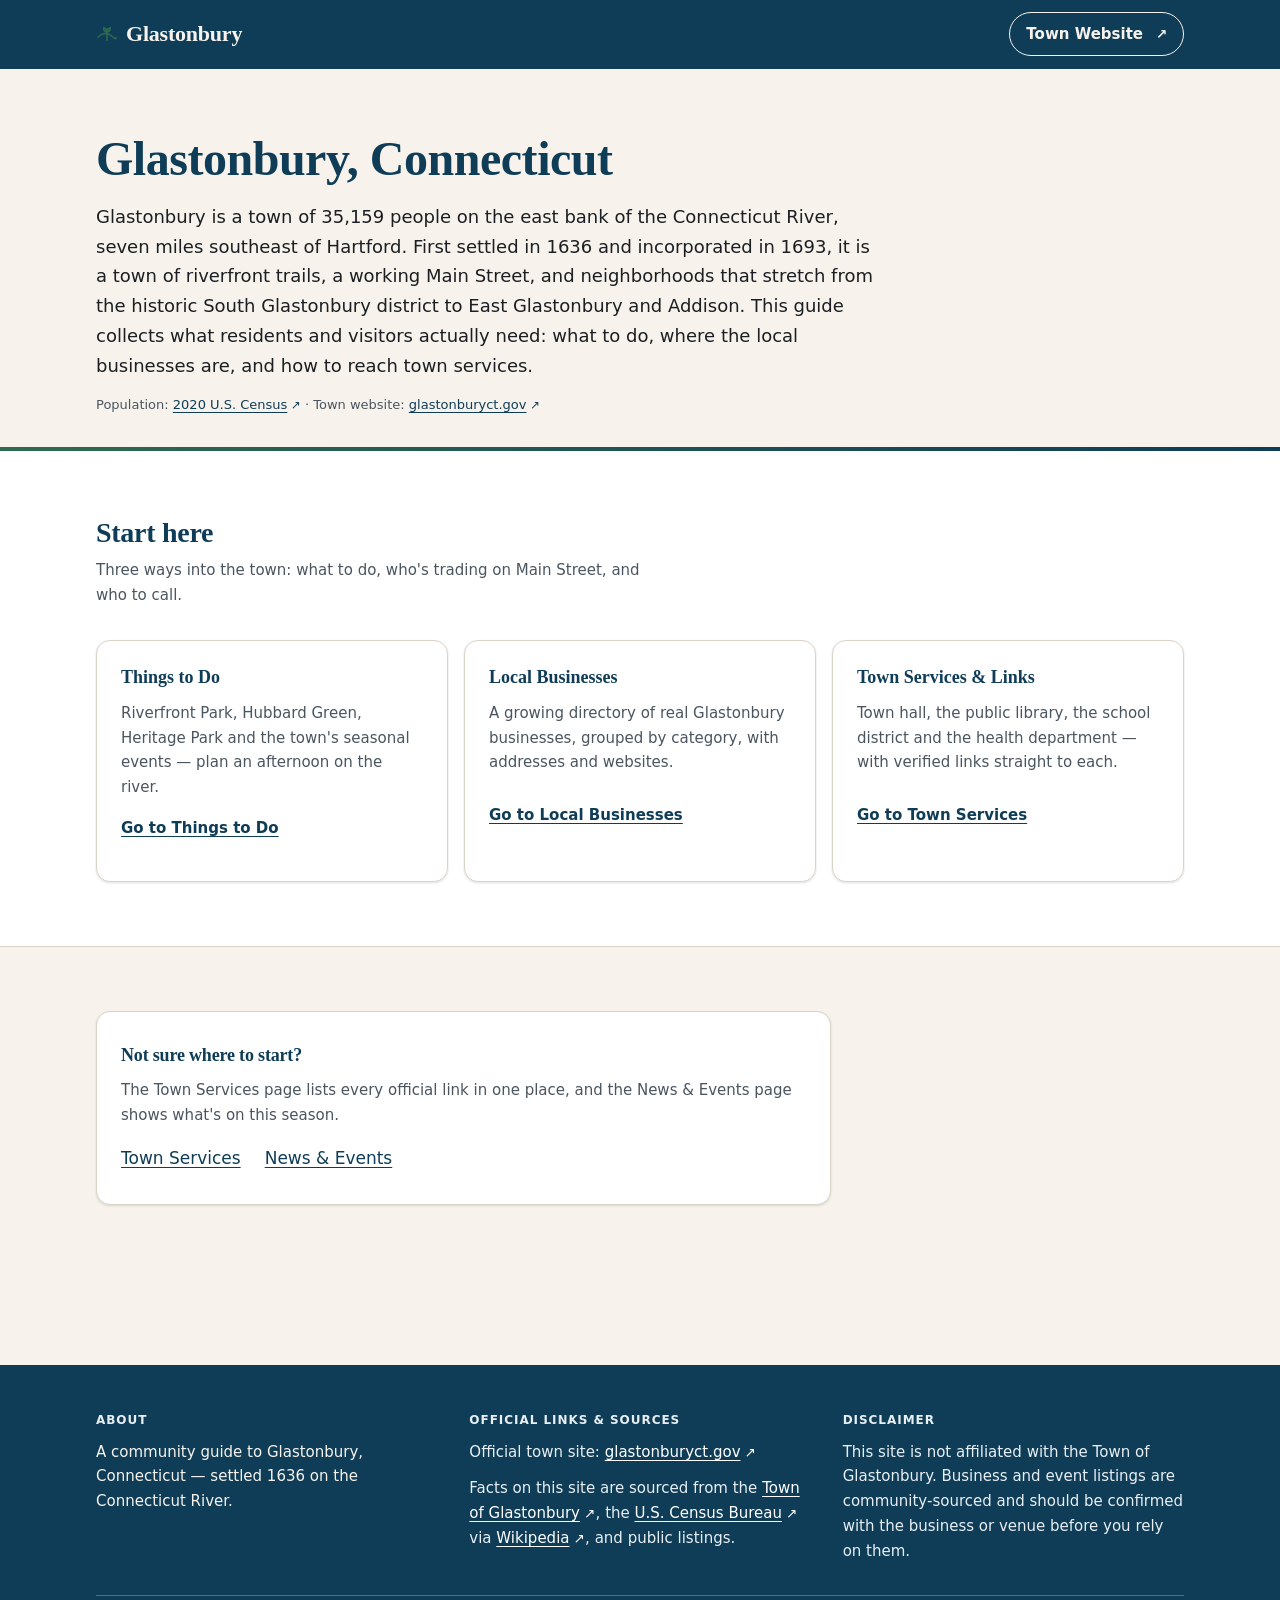
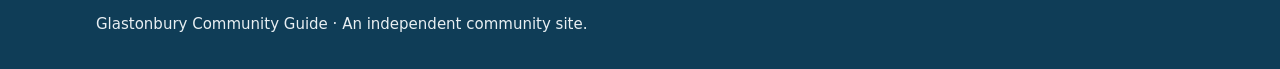
<file: index.html>
<!DOCTYPE html>
<html lang="en-US" class="no-js">
<head>
  <meta charset="utf-8">
  <meta name="viewport" content="width=device-width, initial-scale=1">
  <title>Glastonbury, Connecticut — Community Guide, Local Businesses &amp; Town Services</title>
  <meta name="description" content="A community guide to Glastonbury, Connecticut: things to do, real local businesses, town services and what's happening — settled 1636 on the Connecticut River.">
  <link rel="canonical" href="index.html">
  <meta name="theme-color" content="#0F3D57">
  <meta property="og:type" content="website">
  <meta property="og:site_name" content="Glastonbury Community Guide">
  <meta property="og:title" content="Glastonbury, Connecticut — Community Guide, Local Businesses &amp; Town Services">
  <meta property="og:description" content="Things to do, real local businesses, town services and what's happening in Glastonbury, Connecticut — settled 1636 on the Connecticut River.">
  <meta property="og:url" content="index.html">
  <meta property="og:locale" content="en_US">
  <meta name="twitter:card" content="summary">
  <meta name="twitter:title" content="Glastonbury, Connecticut — Community Guide">
  <meta name="twitter:description" content="Things to do, real local businesses, town services and what's happening in Glastonbury, Connecticut.">
  <link rel="icon" href="favicon.svg" type="image/svg+xml">
  <link rel="stylesheet" href="styles.css">
  <script>document.documentElement.className = "js";</script>
  <script defer src="script.js"></script>
  <script type="application/ld+json">
  {
    "@context": "https://schema.org",
    "@type": "WebSite",
    "name": "Glastonbury Community Guide",
    "inLanguage": "en-US",
    "description": "An independent community guide to Glastonbury, Connecticut: things to do, local businesses, town services, news and events."
  }
  </script>
</head>
<body>
  <a class="skip-link" href="#main">Skip to main content</a>

  <header class="site-header">
    <div class="container site-header__inner">
      <a class="wordmark" href="index.html">
        <svg class="wordmark__grove" width="22" height="22" viewBox="0 0 22 22" fill="none" stroke="currentColor" stroke-width="1.5" stroke-linecap="round" aria-hidden="true" focusable="false">
          <path d="M2 14c2.5-2.4 5-3.6 7.5-3.6S14.5 11.6 17 14s2.9 2.4 3 .4" />
          <path d="M11 17.5V9" />
          <path d="M11 9c0-2 1.4-3.6 3.2-4.2C14.6 6.6 13.4 8.4 11 9Zm0 0C11 7 9.6 5.4 7.8 4.8 7.4 6.6 8.6 8.4 11 9Z" />
        </svg>
        Glastonbury
      </a>

      <div class="site-header__actions">
        <details class="nav-disclosure" id="site-menu">
          <summary>Menu</summary>
          <nav class="primary-nav" aria-label="Main">
            <ul>
              <li><a href="index.html" aria-current="page">Home</a></li>
              <li><a href="things-to-do.html">Things to Do</a></li>
              <li><a href="local-businesses.html">Local Businesses</a></li>
              <li><a href="town-services.html">Town Services</a></li>
              <li><a href="news-events.html">News &amp; Events</a></li>
            </ul>
          </nav>
        </details>

        <a class="nav-outbound" href="https://www.glastonburyct.gov" target="_blank" rel="noopener noreferrer">
          Town Website<span class="ext-mark" aria-hidden="true">&nbsp;&#8599;</span>
          <span class="sr-only">opens in a new tab</span>
        </a>
      </div>
    </div>
  </header>

  <main id="main">

    <section class="home-hero">
      <div class="container">
        <h1 class="home-hero__wordmark">Glastonbury, Connecticut</h1>
        <p class="lead">Glastonbury is a town of 35,159 people on the east bank of the Connecticut River, seven miles southeast of Hartford. First settled in 1636 and incorporated in 1693, it is a town of riverfront trails, a working Main Street, and neighborhoods that stretch from the historic South Glastonbury district to East Glastonbury and Addison. This guide collects what residents and visitors actually need: what to do, where the local businesses are, and how to reach town services.</p>
        <p class="citation">Population: <a href="https://en.wikipedia.org/wiki/Glastonbury,_Connecticut" target="_blank" rel="noopener noreferrer">2020 U.S. Census<span class="ext-mark" aria-hidden="true">&nbsp;&#8599;</span><span class="sr-only">opens in a new tab</span></a> &middot; Town website: <a href="https://www.glastonburyct.gov" target="_blank" rel="noopener noreferrer">glastonburyct.gov<span class="ext-mark" aria-hidden="true">&nbsp;&#8599;</span><span class="sr-only">opens in a new tab</span></a></p>
      </div>
    </section>

    <hr class="river-rule">

    <section class="section section--tinted" aria-labelledby="start-here">
      <div class="container">
        <div class="section-header">
          <h2 id="start-here">Start here</h2>
          <p class="dek">Three ways into the town: what to do, who's trading on Main Street, and who to call.</p>
        </div>

        <ul class="home-cards">
          <li class="home-card">
            <h3>Things to Do</h3>
            <p>Riverfront Park, Hubbard Green, Heritage Park and the town's seasonal events &mdash; plan an afternoon on the river.</p>
            <p class="arrow-link"><a href="things-to-do.html">Go to Things to Do</a></p>
          </li>
          <li class="home-card">
            <h3>Local Businesses</h3>
            <p>A growing directory of real Glastonbury businesses, grouped by category, with addresses and websites.</p>
            <p class="arrow-link"><a href="local-businesses.html">Go to Local Businesses</a></p>
          </li>
          <li class="home-card">
            <h3>Town Services &amp; Links</h3>
            <p>Town hall, the public library, the school district and the health department &mdash; with verified links straight to each.</p>
            <p class="arrow-link"><a href="town-services.html">Go to Town Services</a></p>
          </li>
        </ul>
      </div>
    </section>

    <section class="section" aria-labelledby="where-to-start">
      <div class="container">
        <div class="cta">
          <h2 id="where-to-start">Not sure where to start?</h2>
          <p>The Town Services page lists every official link in one place, and the News &amp; Events page shows what's on this season.</p>
          <ul class="cta__actions">
            <li><a href="town-services.html">Town Services</a></li>
            <li><a href="news-events.html">News &amp; Events</a></li>
          </ul>
        </div>
      </div>
    </section>

  </main>

  <footer class="site-footer">
    <div class="container">
      <div class="site-footer__regions">
        <div>
          <h2>About</h2>
          <p>A community guide to Glastonbury, Connecticut &mdash; settled 1636 on the Connecticut River.</p>
        </div>
        <div>
          <h2>Official links &amp; sources</h2>
          <p class="site-footer__muted">Official town site:
            <a href="https://www.glastonburyct.gov" target="_blank" rel="noopener noreferrer">glastonburyct.gov<span class="ext-mark" aria-hidden="true">&nbsp;&#8599;</span><span class="sr-only">opens in a new tab</span></a>
          </p>
          <p class="site-footer__muted">Facts on this site are sourced from the
            <a href="https://www.glastonburyct.gov" target="_blank" rel="noopener noreferrer">Town of Glastonbury<span class="ext-mark" aria-hidden="true">&nbsp;&#8599;</span><span class="sr-only">opens in a new tab</span></a>, the
            <a href="https://www.census.gov" target="_blank" rel="noopener noreferrer">U.S. Census Bureau<span class="ext-mark" aria-hidden="true">&nbsp;&#8599;</span><span class="sr-only">opens in a new tab</span></a> via
            <a href="https://en.wikipedia.org/wiki/Glastonbury,_Connecticut" target="_blank" rel="noopener noreferrer">Wikipedia<span class="ext-mark" aria-hidden="true">&nbsp;&#8599;</span><span class="sr-only">opens in a new tab</span></a>, and public listings.
          </p>
        </div>
        <div>
          <h2>Disclaimer</h2>
          <p class="site-footer__muted">This site is not affiliated with the Town of Glastonbury. Business and event listings are community-sourced and should be confirmed with the business or venue before you rely on them.</p>
        </div>
      </div>
      <div class="site-footer__bottom">
        <p class="site-footer__muted">Glastonbury Community Guide &middot; An independent community site.</p>
      </div>
    </div>
  </footer>
</body>
</html>
</file>
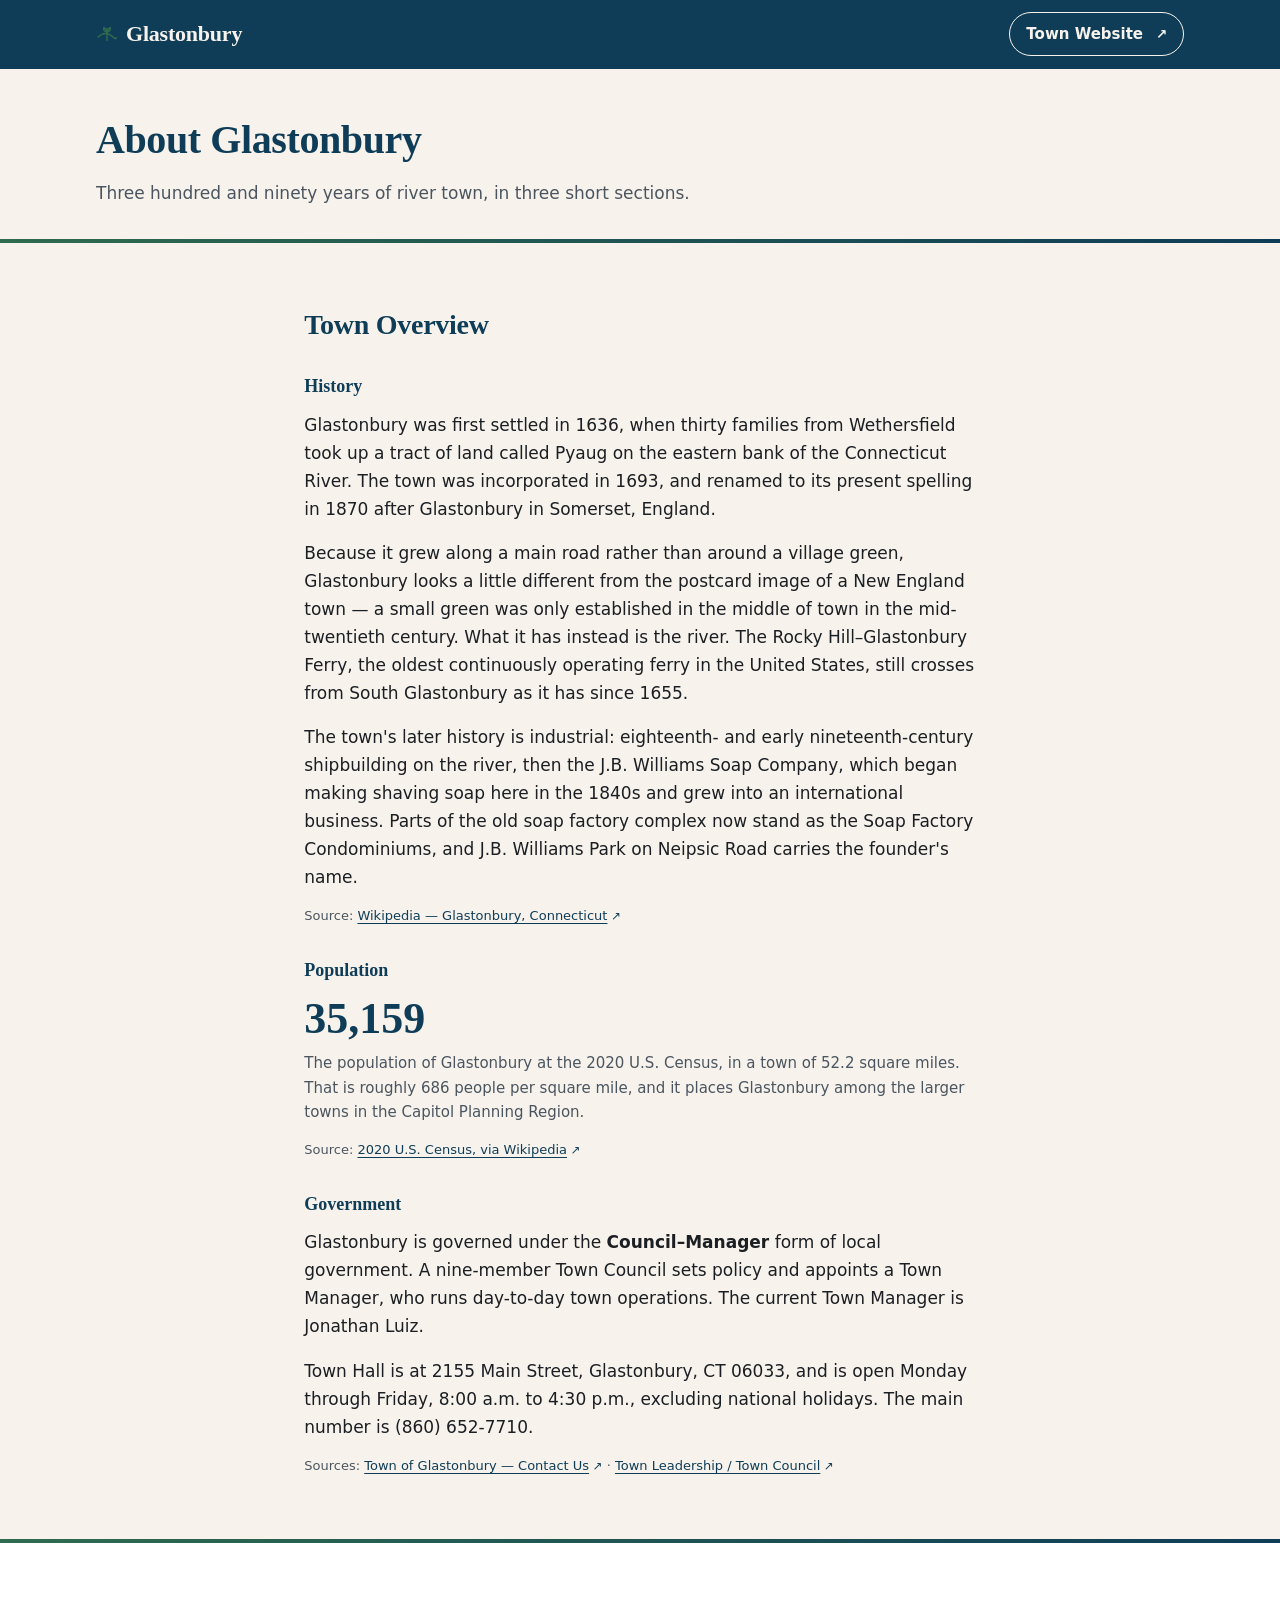
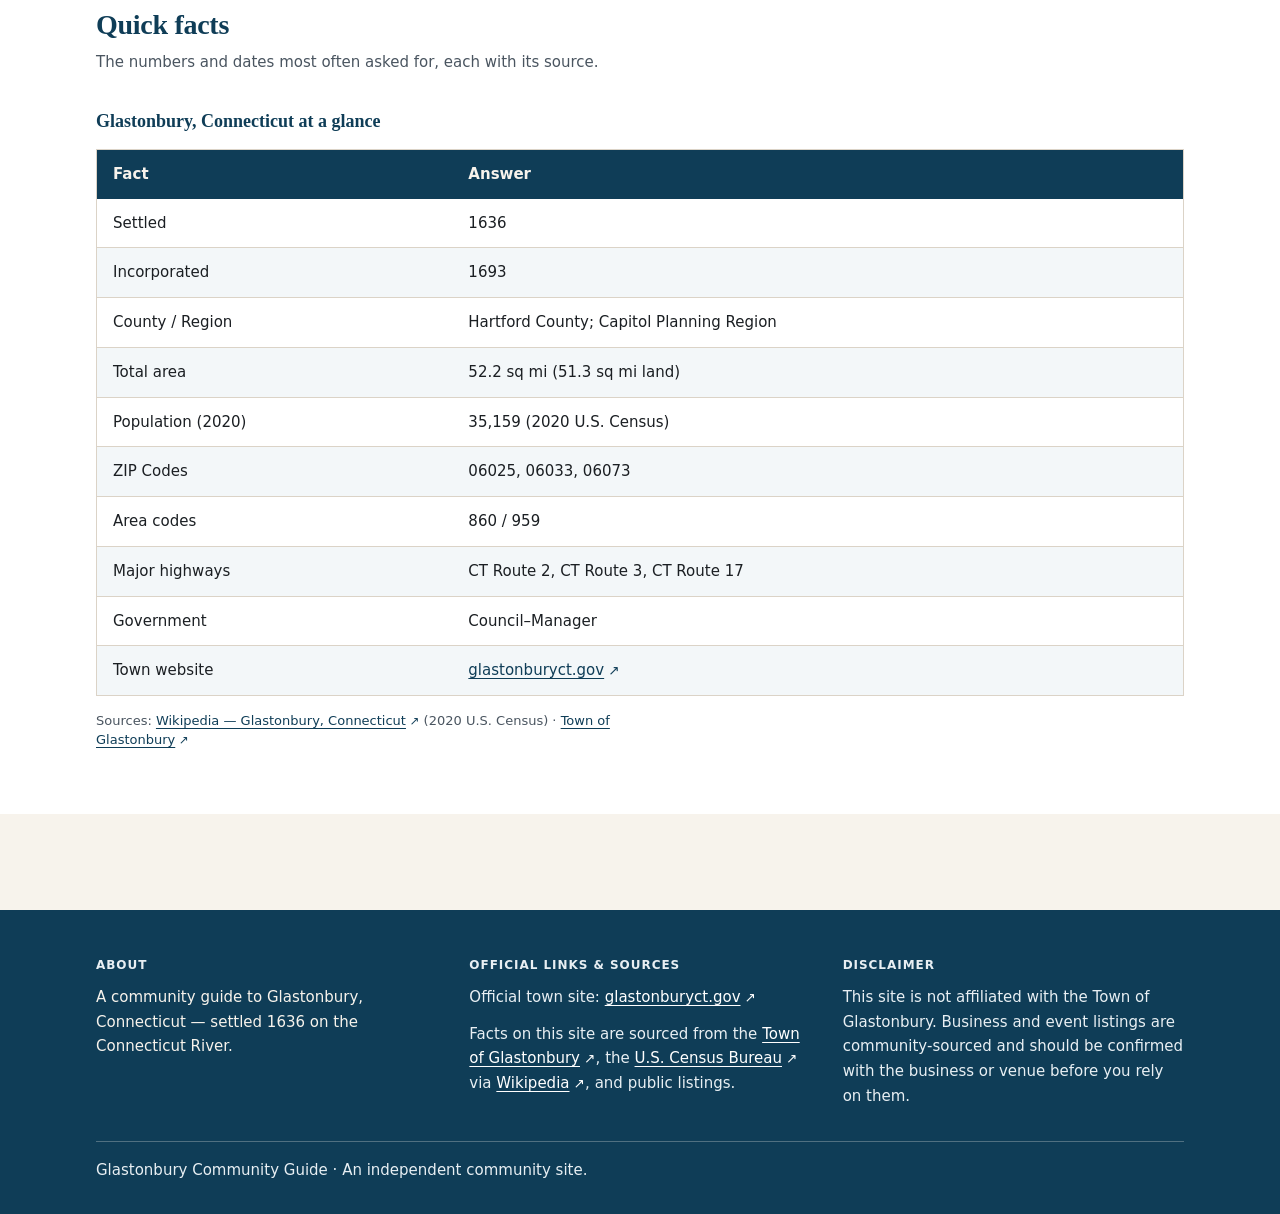
<file: about.html>
<!DOCTYPE html>
<html lang="en-US" class="no-js">
<head>
  <meta charset="utf-8">
  <meta name="viewport" content="width=device-width, initial-scale=1">
  <title>About Glastonbury, CT — History, Population &amp; Town Government</title>
  <meta name="description" content="Glastonbury, Connecticut at a glance: settled 1636, incorporated 1693, population 35,159 (2020 Census), and a Council–Manager town government.">
  <link rel="canonical" href="about.html">
  <meta name="theme-color" content="#0F3D57">
  <meta property="og:type" content="article">
  <meta property="og:site_name" content="Glastonbury Community Guide">
  <meta property="og:title" content="About Glastonbury, CT — History, Population &amp; Town Government">
  <meta property="og:description" content="Glastonbury, Connecticut at a glance: settled 1636, incorporated 1693, population 35,159 (2020 Census), Council–Manager government.">
  <meta property="og:url" content="about.html">
  <meta property="og:locale" content="en_US">
  <meta name="twitter:card" content="summary">
  <meta name="twitter:title" content="About Glastonbury, CT">
  <meta name="twitter:description" content="History, population and town government in Glastonbury, Connecticut.">
  <link rel="icon" href="favicon.svg" type="image/svg+xml">
  <link rel="stylesheet" href="styles.css">
  <script>document.documentElement.className = "js";</script>
  <script defer src="script.js"></script>
  <script type="application/ld+json">
  {
    "@context": "https://schema.org",
    "@type": "BreadcrumbList",
    "itemListElement": [
      { "@type": "ListItem", "position": 1, "name": "Home", "item": "index.html" },
      { "@type": "ListItem", "position": 2, "name": "About Glastonbury", "item": "about.html" }
    ]
  }
  </script>
</head>
<body>
  <a class="skip-link" href="#main">Skip to main content</a>

  <header class="site-header">
    <div class="container site-header__inner">
      <a class="wordmark" href="index.html">
        <svg class="wordmark__grove" width="22" height="22" viewBox="0 0 22 22" fill="none" stroke="currentColor" stroke-width="1.5" stroke-linecap="round" aria-hidden="true" focusable="false">
          <path d="M2 14c2.5-2.4 5-3.6 7.5-3.6S14.5 11.6 17 14s2.9 2.4 3 .4" />
          <path d="M11 17.5V9" />
          <path d="M11 9c0-2 1.4-3.6 3.2-4.2C14.6 6.6 13.4 8.4 11 9Zm0 0C11 7 9.6 5.4 7.8 4.8 7.4 6.6 8.6 8.4 11 9Z" />
        </svg>
        Glastonbury
      </a>

      <div class="site-header__actions">
        <details class="nav-disclosure" id="site-menu">
          <summary>Menu</summary>
          <nav class="primary-nav" aria-label="Main">
            <ul>
              <li><a href="index.html">Home</a></li>
              <li><a href="things-to-do.html">Things to Do</a></li>
              <li><a href="local-businesses.html">Local Businesses</a></li>
              <li><a href="town-services.html">Town Services</a></li>
              <li><a href="news-events.html">News &amp; Events</a></li>
            </ul>
          </nav>
        </details>

        <a class="nav-outbound" href="https://www.glastonburyct.gov" target="_blank" rel="noopener noreferrer">
          Town Website<span class="ext-mark" aria-hidden="true">&nbsp;&#8599;</span>
          <span class="sr-only">opens in a new tab</span>
        </a>
      </div>
    </div>
  </header>

  <main id="main">

    <section class="page-hero">
      <div class="container">
        <h1>About Glastonbury</h1>
        <p class="dek">Three hundred and ninety years of river town, in three short sections.</p>
      </div>
    </section>

    <hr class="river-rule">

    <section class="section" aria-labelledby="town-overview">
      <div class="container reading">
        <div class="section-header">
          <h2 id="town-overview">Town Overview</h2>
        </div>

        <h3>History</h3>
        <p>Glastonbury was first settled in 1636, when thirty families from Wethersfield took up a tract of land called Pyaug on the eastern bank of the Connecticut River. The town was incorporated in 1693, and renamed to its present spelling in 1870 after Glastonbury in Somerset, England.</p>
        <p>Because it grew along a main road rather than around a village green, Glastonbury looks a little different from the postcard image of a New England town &mdash; a small green was only established in the middle of town in the mid-twentieth century. What it has instead is the river. The Rocky Hill&ndash;Glastonbury Ferry, the oldest continuously operating ferry in the United States, still crosses from South Glastonbury as it has since 1655.</p>
        <p>The town's later history is industrial: eighteenth- and early nineteenth-century shipbuilding on the river, then the J.B. Williams Soap Company, which began making shaving soap here in the 1840s and grew into an international business. Parts of the old soap factory complex now stand as the Soap Factory Condominiums, and J.B. Williams Park on Neipsic Road carries the founder's name.</p>
        <p class="citation">Source: <a href="https://en.wikipedia.org/wiki/Glastonbury,_Connecticut" target="_blank" rel="noopener noreferrer">Wikipedia &mdash; Glastonbury, Connecticut<span class="ext-mark" aria-hidden="true">&nbsp;&#8599;</span><span class="sr-only">opens in a new tab</span></a></p>

        <h3>Population</h3>
        <p class="stat-figure">35,159</p>
        <p class="stat-caption">The population of Glastonbury at the 2020 U.S. Census, in a town of 52.2 square miles. That is roughly 686 people per square mile, and it places Glastonbury among the larger towns in the Capitol Planning Region.</p>
        <p class="citation">Source: <a href="https://en.wikipedia.org/wiki/Glastonbury,_Connecticut" target="_blank" rel="noopener noreferrer">2020 U.S. Census, via Wikipedia<span class="ext-mark" aria-hidden="true">&nbsp;&#8599;</span><span class="sr-only">opens in a new tab</span></a></p>

        <h3>Government</h3>
        <p>Glastonbury is governed under the <strong>Council&ndash;Manager</strong> form of local government. A nine-member Town Council sets policy and appoints a Town Manager, who runs day-to-day town operations. The current Town Manager is Jonathan Luiz.</p>
        <p>Town Hall is at 2155 Main Street, Glastonbury, CT 06033, and is open Monday through Friday, 8:00 a.m. to 4:30 p.m., excluding national holidays. The main number is (860) 652-7710.</p>
        <p class="citation">Sources: <a href="https://www.glastonburyct.gov/our-community/about-us/contact-us" target="_blank" rel="noopener noreferrer">Town of Glastonbury &mdash; Contact Us<span class="ext-mark" aria-hidden="true">&nbsp;&#8599;</span><span class="sr-only">opens in a new tab</span></a> &middot; <a href="https://www.glastonburyct.gov/our-community/about-us/town-government/town-leadership-council" target="_blank" rel="noopener noreferrer">Town Leadership / Town Council<span class="ext-mark" aria-hidden="true">&nbsp;&#8599;</span><span class="sr-only">opens in a new tab</span></a></p>
      </div>
    </section>

    <hr class="river-rule">

    <section class="section section--tinted" aria-labelledby="quick-facts">
      <div class="container">
        <div class="section-header">
          <h2 id="quick-facts">Quick facts</h2>
          <p class="dek">The numbers and dates most often asked for, each with its source.</p>
        </div>

        <table class="fact-table">
          <caption>Glastonbury, Connecticut at a glance</caption>
          <thead>
            <tr>
              <th scope="col">Fact</th>
              <th scope="col">Answer</th>
            </tr>
          </thead>
          <tbody>
            <tr>
              <td data-label="Fact">Settled</td>
              <td data-label="Answer">1636</td>
            </tr>
            <tr>
              <td data-label="Fact">Incorporated</td>
              <td data-label="Answer">1693</td>
            </tr>
            <tr>
              <td data-label="Fact">County / Region</td>
              <td data-label="Answer">Hartford County; Capitol Planning Region</td>
            </tr>
            <tr>
              <td data-label="Fact">Total area</td>
              <td data-label="Answer">52.2 sq mi (51.3 sq mi land)</td>
            </tr>
            <tr>
              <td data-label="Fact">Population (2020)</td>
              <td data-label="Answer">35,159 (2020 U.S. Census)</td>
            </tr>
            <tr>
              <td data-label="Fact">ZIP Codes</td>
              <td data-label="Answer">06025, 06033, 06073</td>
            </tr>
            <tr>
              <td data-label="Fact">Area codes</td>
              <td data-label="Answer">860 / 959</td>
            </tr>
            <tr>
              <td data-label="Fact">Major highways</td>
              <td data-label="Answer">CT Route 2, CT Route 3, CT Route 17</td>
            </tr>
            <tr>
              <td data-label="Fact">Government</td>
              <td data-label="Answer">Council&ndash;Manager</td>
            </tr>
            <tr>
              <td data-label="Fact">Town website</td>
              <td data-label="Answer"><a href="https://www.glastonburyct.gov" target="_blank" rel="noopener noreferrer">glastonburyct.gov<span class="ext-mark" aria-hidden="true">&nbsp;&#8599;</span><span class="sr-only">opens in a new tab</span></a></td>
            </tr>
          </tbody>
        </table>

        <p class="citation" style="margin-top:var(--space-4)">Sources: <a href="https://en.wikipedia.org/wiki/Glastonbury,_Connecticut" target="_blank" rel="noopener noreferrer">Wikipedia &mdash; Glastonbury, Connecticut<span class="ext-mark" aria-hidden="true">&nbsp;&#8599;</span><span class="sr-only">opens in a new tab</span></a> (2020 U.S. Census) &middot; <a href="https://www.glastonburyct.gov" target="_blank" rel="noopener noreferrer">Town of Glastonbury<span class="ext-mark" aria-hidden="true">&nbsp;&#8599;</span><span class="sr-only">opens in a new tab</span></a></p>
      </div>
    </section>

  </main>

  <footer class="site-footer">
    <div class="container">
      <div class="site-footer__regions">
        <div>
          <h2>About</h2>
          <p>A community guide to Glastonbury, Connecticut &mdash; settled 1636 on the Connecticut River.</p>
        </div>
        <div>
          <h2>Official links &amp; sources</h2>
          <p class="site-footer__muted">Official town site:
            <a href="https://www.glastonburyct.gov" target="_blank" rel="noopener noreferrer">glastonburyct.gov<span class="ext-mark" aria-hidden="true">&nbsp;&#8599;</span><span class="sr-only">opens in a new tab</span></a>
          </p>
          <p class="site-footer__muted">Facts on this site are sourced from the
            <a href="https://www.glastonburyct.gov" target="_blank" rel="noopener noreferrer">Town of Glastonbury<span class="ext-mark" aria-hidden="true">&nbsp;&#8599;</span><span class="sr-only">opens in a new tab</span></a>, the
            <a href="https://www.census.gov" target="_blank" rel="noopener noreferrer">U.S. Census Bureau<span class="ext-mark" aria-hidden="true">&nbsp;&#8599;</span><span class="sr-only">opens in a new tab</span></a> via
            <a href="https://en.wikipedia.org/wiki/Glastonbury,_Connecticut" target="_blank" rel="noopener noreferrer">Wikipedia<span class="ext-mark" aria-hidden="true">&nbsp;&#8599;</span><span class="sr-only">opens in a new tab</span></a>, and public listings.
          </p>
        </div>
        <div>
          <h2>Disclaimer</h2>
          <p class="site-footer__muted">This site is not affiliated with the Town of Glastonbury. Business and event listings are community-sourced and should be confirmed with the business or venue before you rely on them.</p>
        </div>
      </div>
      <div class="site-footer__bottom">
        <p class="site-footer__muted">Glastonbury Community Guide &middot; An independent community site.</p>
      </div>
    </div>
  </footer>
</body>
</html>
</file>
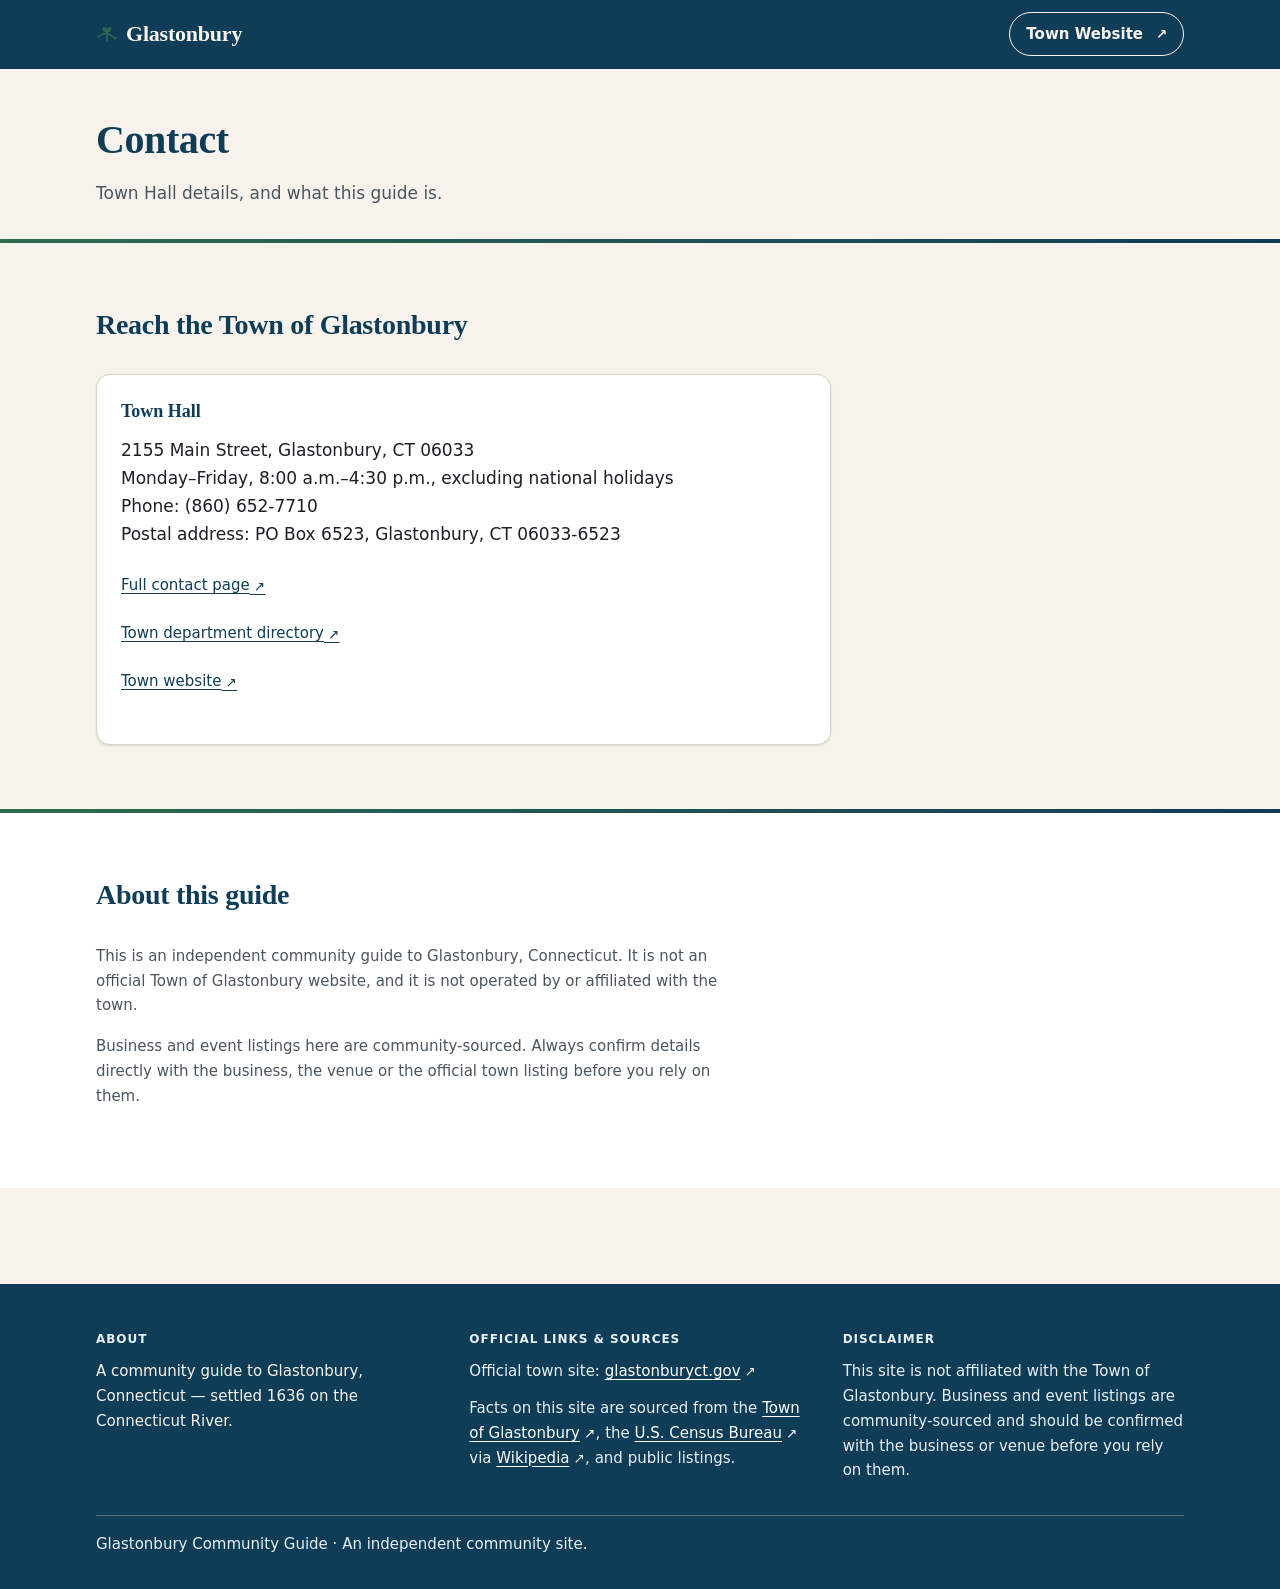
<file: contact.html>
<!DOCTYPE html>
<html lang="en-US" class="no-js">
<head>
  <meta charset="utf-8">
  <meta name="viewport" content="width=device-width, initial-scale=1">
  <title>Contact — Glastonbury Community Guide</title>
  <meta name="description" content="Contact details for the Town of Glastonbury, Connecticut, and how to reach this community guide.">
  <link rel="canonical" href="contact.html">
  <meta name="theme-color" content="#0F3D57">
  <meta property="og:type" content="article">
  <meta property="og:site_name" content="Glastonbury Community Guide">
  <meta property="og:title" content="Contact — Glastonbury Community Guide">
  <meta property="og:description" content="Contact details for the Town of Glastonbury, Connecticut, and about this independent community guide.">
  <meta property="og:url" content="contact.html">
  <meta property="og:locale" content="en_US">
  <meta name="twitter:card" content="summary">
  <meta name="twitter:title" content="Contact — Glastonbury Community Guide">
  <meta name="twitter:description" content="Town Hall details for Glastonbury, Connecticut.">
  <link rel="icon" href="favicon.svg" type="image/svg+xml">
  <link rel="stylesheet" href="styles.css">
  <script>document.documentElement.className = "js";</script>
  <script defer src="script.js"></script>
  <script type="application/ld+json">
  {
    "@context": "https://schema.org",
    "@type": "BreadcrumbList",
    "itemListElement": [
      { "@type": "ListItem", "position": 1, "name": "Home", "item": "index.html" },
      { "@type": "ListItem", "position": 2, "name": "Contact", "item": "contact.html" }
    ]
  }
  </script>
</head>
<body>
  <a class="skip-link" href="#main">Skip to main content</a>

  <header class="site-header">
    <div class="container site-header__inner">
      <a class="wordmark" href="index.html">
        <svg class="wordmark__grove" width="22" height="22" viewBox="0 0 22 22" fill="none" stroke="currentColor" stroke-width="1.5" stroke-linecap="round" aria-hidden="true" focusable="false">
          <path d="M2 14c2.5-2.4 5-3.6 7.5-3.6S14.5 11.6 17 14s2.9 2.4 3 .4" />
          <path d="M11 17.5V9" />
          <path d="M11 9c0-2 1.4-3.6 3.2-4.2C14.6 6.6 13.4 8.4 11 9Zm0 0C11 7 9.6 5.4 7.8 4.8 7.4 6.6 8.6 8.4 11 9Z" />
        </svg>
        Glastonbury
      </a>

      <div class="site-header__actions">
        <details class="nav-disclosure" id="site-menu">
          <summary>Menu</summary>
          <nav class="primary-nav" aria-label="Main">
            <ul>
              <li><a href="index.html">Home</a></li>
              <li><a href="things-to-do.html">Things to Do</a></li>
              <li><a href="local-businesses.html">Local Businesses</a></li>
              <li><a href="town-services.html">Town Services</a></li>
              <li><a href="news-events.html">News &amp; Events</a></li>
            </ul>
          </nav>
        </details>

        <a class="nav-outbound" href="https://www.glastonburyct.gov" target="_blank" rel="noopener noreferrer">
          Town Website<span class="ext-mark" aria-hidden="true">&nbsp;&#8599;</span>
          <span class="sr-only">opens in a new tab</span>
        </a>
      </div>
    </div>
  </header>

  <main id="main">

    <section class="page-hero">
      <div class="container">
        <h1>Contact</h1>
        <p class="dek">Town Hall details, and what this guide is.</p>
      </div>
    </section>

    <hr class="river-rule">

    <section class="section" aria-labelledby="reach-the-town">
      <div class="container">
        <div class="section-header">
          <h2 id="reach-the-town">Reach the Town of Glastonbury</h2>
        </div>

        <div class="contact-block">
          <h3>Town Hall</h3>
          <address class="tabular">2155 Main Street, Glastonbury, CT 06033
Monday&ndash;Friday, 8:00 a.m.&ndash;4:30 p.m., excluding national holidays
Phone: (860) 652-7710
Postal address: PO Box 6523, Glastonbury, CT 06033-6523</address>

          <ul class="link-row">
            <li><a href="https://www.glastonburyct.gov/our-community/about-us/contact-us" target="_blank" rel="noopener noreferrer">Full contact page<span class="ext-mark" aria-hidden="true">&nbsp;&#8599;</span><span class="sr-only">opens in a new tab</span></a></li>
            <li><a href="https://www.glastonburyct.gov/departments" target="_blank" rel="noopener noreferrer">Town department directory<span class="ext-mark" aria-hidden="true">&nbsp;&#8599;</span><span class="sr-only">opens in a new tab</span></a></li>
            <li><a href="https://www.glastonburyct.gov" target="_blank" rel="noopener noreferrer">Town website<span class="ext-mark" aria-hidden="true">&nbsp;&#8599;</span><span class="sr-only">opens in a new tab</span></a></li>
          </ul>
        </div>
      </div>
    </section>

    <hr class="river-rule">

    <section class="section section--tinted" aria-labelledby="about-this-guide">
      <div class="container">
        <div class="section-header">
          <h2 id="about-this-guide">About this guide</h2>
        </div>

        <p class="small-print">This is an independent community guide to Glastonbury, Connecticut. It is not an official Town of Glastonbury website, and it is not operated by or affiliated with the town.</p>
        <p class="small-print">Business and event listings here are community-sourced. Always confirm details directly with the business, the venue or the official town listing before you rely on them.</p>
      </div>
    </section>

  </main>

  <footer class="site-footer">
    <div class="container">
      <div class="site-footer__regions">
        <div>
          <h2>About</h2>
          <p>A community guide to Glastonbury, Connecticut &mdash; settled 1636 on the Connecticut River.</p>
        </div>
        <div>
          <h2>Official links &amp; sources</h2>
          <p class="site-footer__muted">Official town site:
            <a href="https://www.glastonburyct.gov" target="_blank" rel="noopener noreferrer">glastonburyct.gov<span class="ext-mark" aria-hidden="true">&nbsp;&#8599;</span><span class="sr-only">opens in a new tab</span></a>
          </p>
          <p class="site-footer__muted">Facts on this site are sourced from the
            <a href="https://www.glastonburyct.gov" target="_blank" rel="noopener noreferrer">Town of Glastonbury<span class="ext-mark" aria-hidden="true">&nbsp;&#8599;</span><span class="sr-only">opens in a new tab</span></a>, the
            <a href="https://www.census.gov" target="_blank" rel="noopener noreferrer">U.S. Census Bureau<span class="ext-mark" aria-hidden="true">&nbsp;&#8599;</span><span class="sr-only">opens in a new tab</span></a> via
            <a href="https://en.wikipedia.org/wiki/Glastonbury,_Connecticut" target="_blank" rel="noopener noreferrer">Wikipedia<span class="ext-mark" aria-hidden="true">&nbsp;&#8599;</span><span class="sr-only">opens in a new tab</span></a>, and public listings.
          </p>
        </div>
        <div>
          <h2>Disclaimer</h2>
          <p class="site-footer__muted">This site is not affiliated with the Town of Glastonbury. Business and event listings are community-sourced and should be confirmed with the business or venue before you rely on them.</p>
        </div>
      </div>
      <div class="site-footer__bottom">
        <p class="site-footer__muted">Glastonbury Community Guide &middot; An independent community site.</p>
      </div>
    </div>
  </footer>
</body>
</html>
</file>
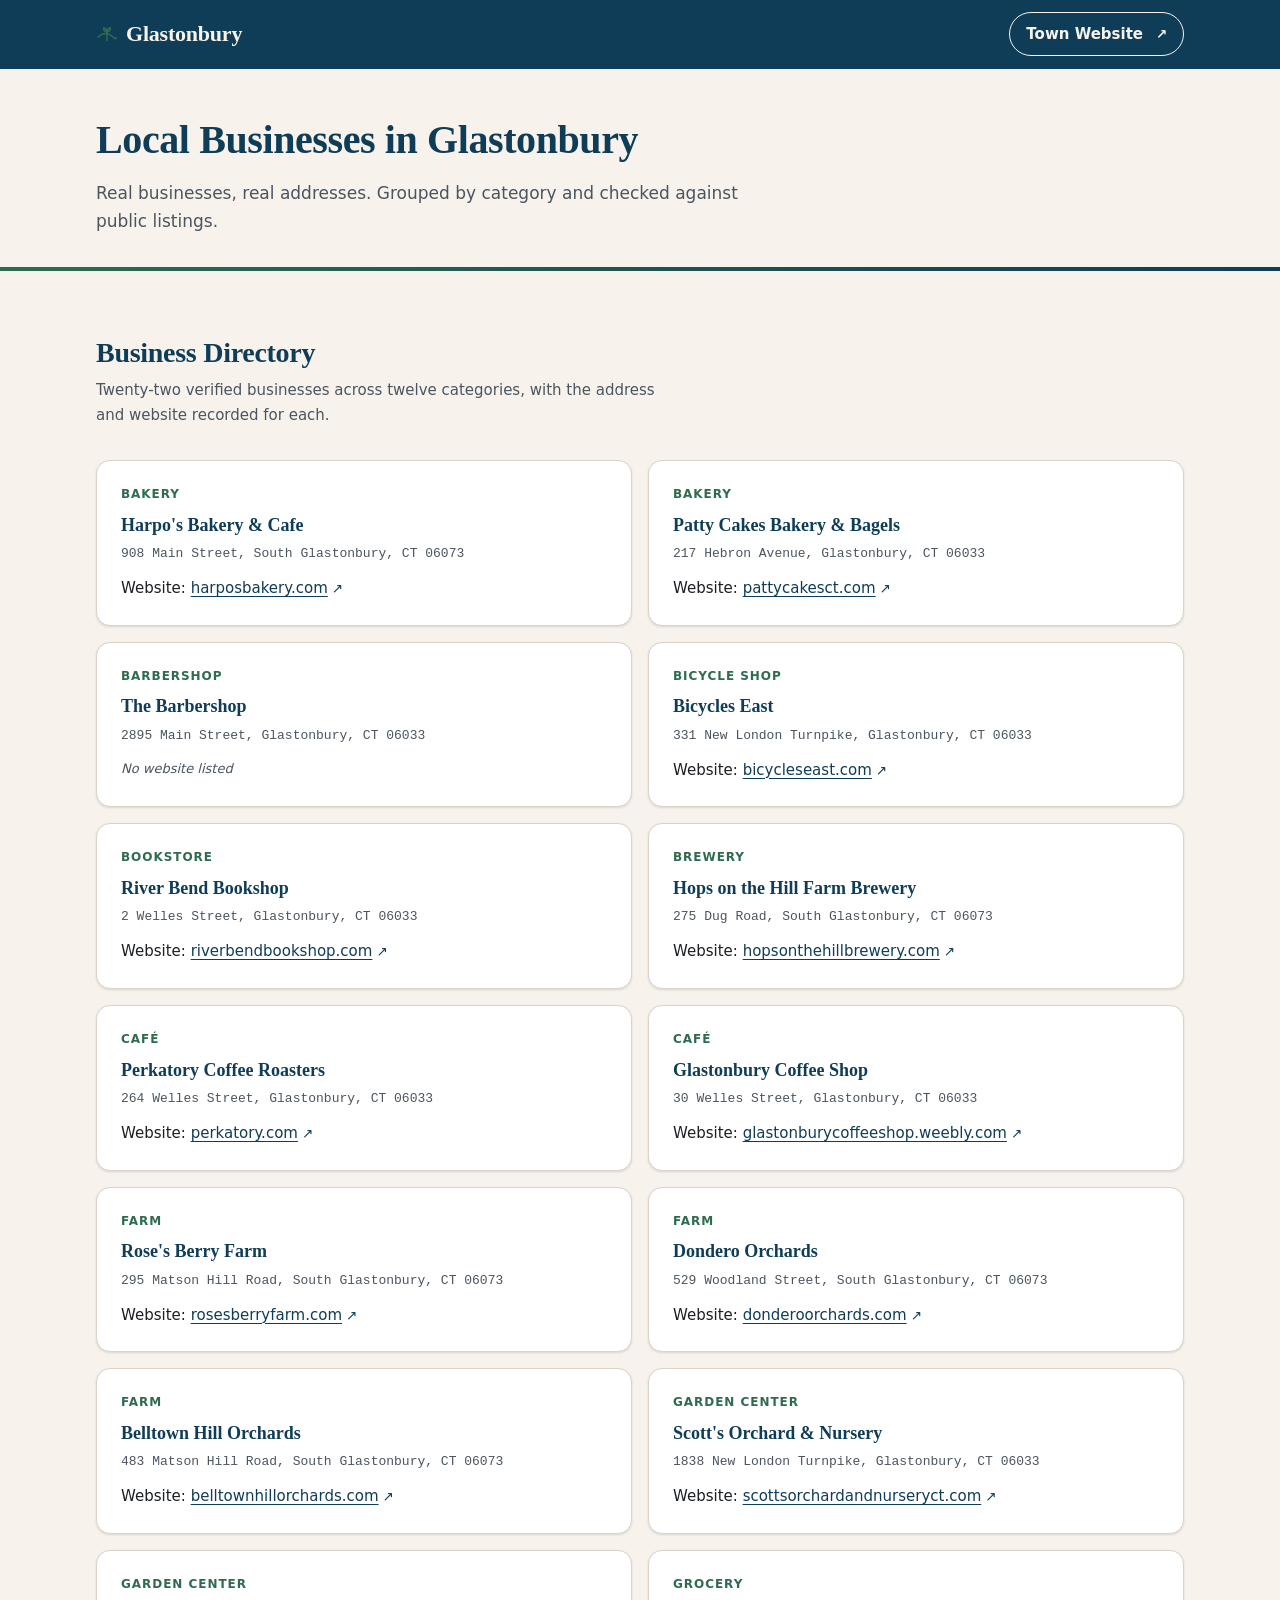
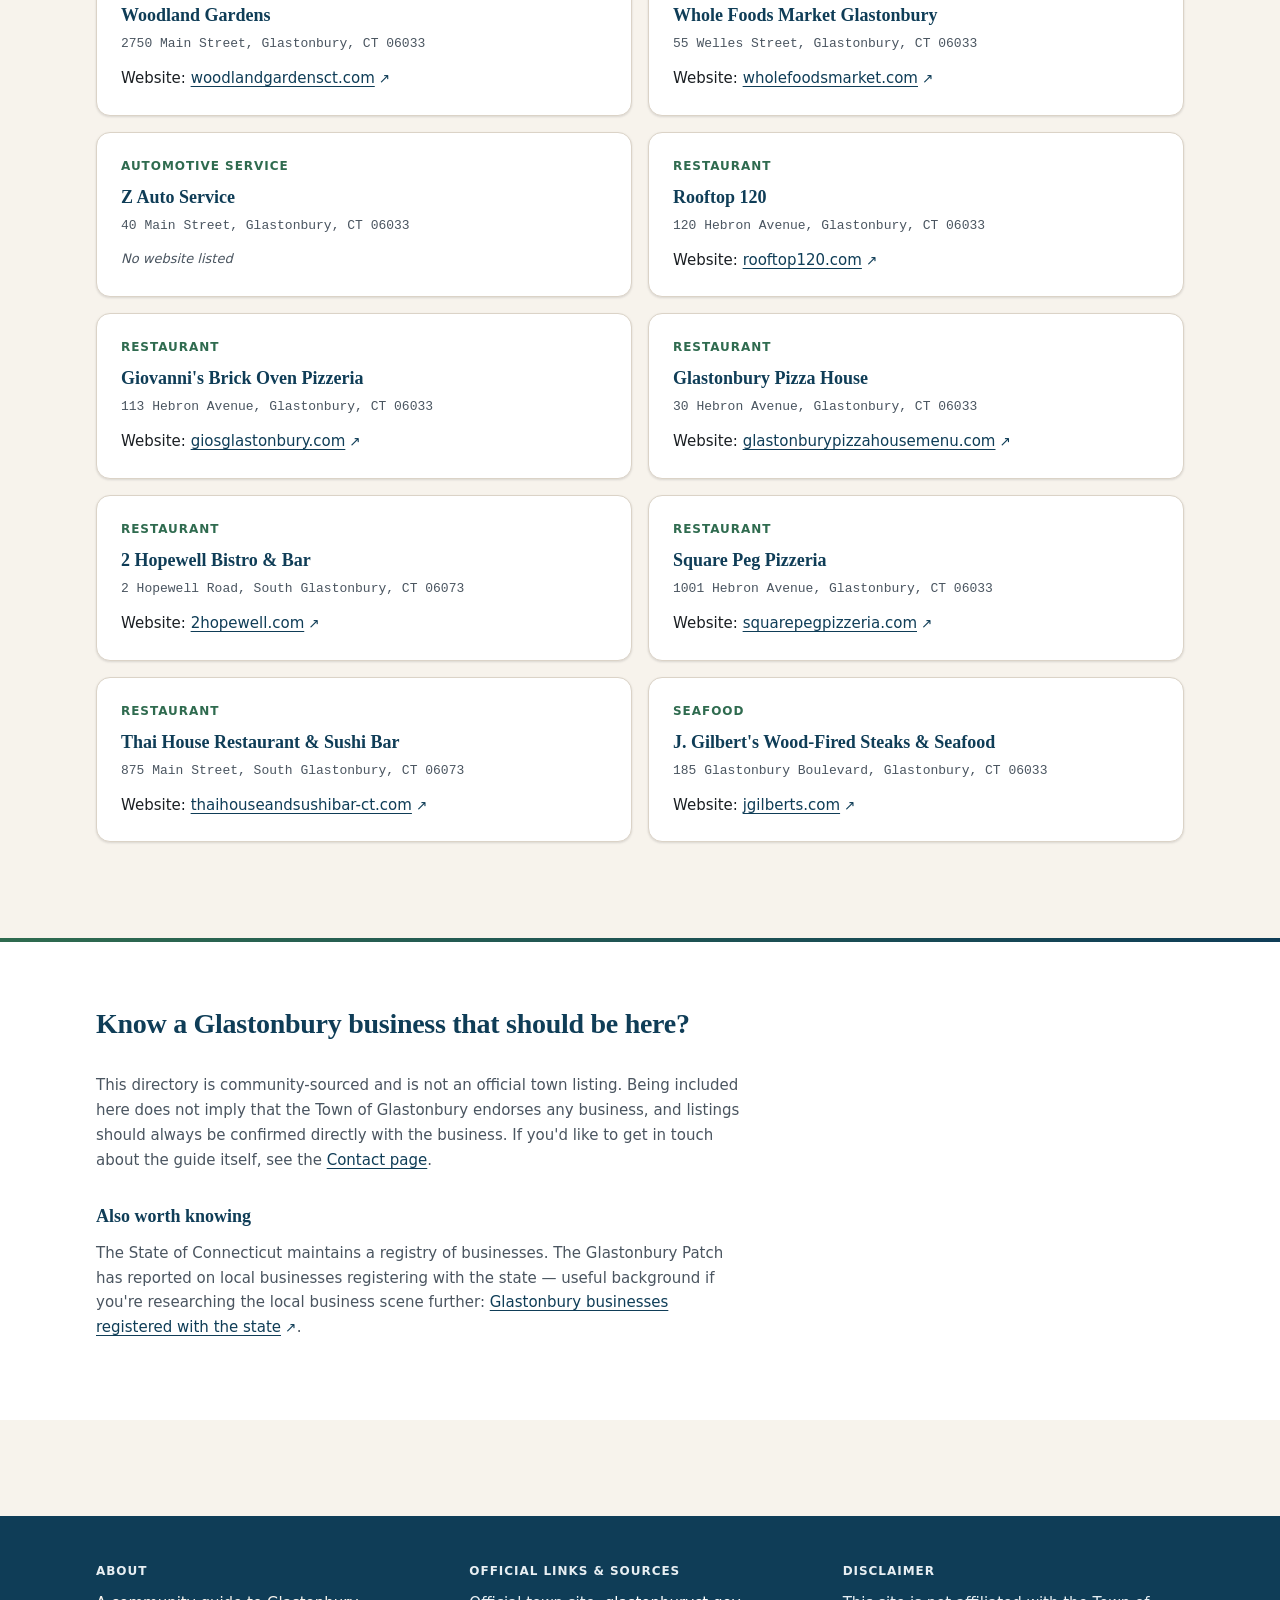
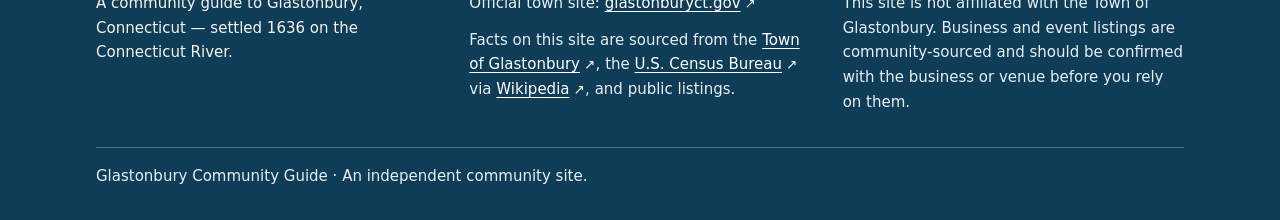
<file: local-businesses.html>
<!DOCTYPE html>
<html lang="en-US" class="no-js">
<head>
  <meta charset="utf-8">
  <meta name="viewport" content="width=device-width, initial-scale=1">
  <title>Glastonbury, CT Local Business Directory — Cafés, Shops &amp; Services</title>
  <meta name="description" content="A community directory of 22 local Glastonbury, Connecticut businesses, grouped by category, with street addresses and websites where they have one.">
  <link rel="canonical" href="local-businesses.html">
  <meta name="theme-color" content="#0F3D57">
  <meta property="og:type" content="article">
  <meta property="og:site_name" content="Glastonbury Community Guide">
  <meta property="og:title" content="Glastonbury, CT Local Business Directory — Cafés, Shops &amp; Services">
  <meta property="og:description" content="A community directory of local Glastonbury, Connecticut businesses, grouped by category, with addresses and websites.">
  <meta property="og:url" content="local-businesses.html">
  <meta property="og:locale" content="en_US">
  <meta name="twitter:card" content="summary">
  <meta name="twitter:title" content="Glastonbury, CT Local Business Directory">
  <meta name="twitter:description" content="Real Glastonbury businesses, grouped by category, with addresses.">
  <link rel="icon" href="favicon.svg" type="image/svg+xml">
  <link rel="stylesheet" href="styles.css">
  <script>document.documentElement.className = "js";</script>
  <script defer src="script.js"></script>
  <script type="application/ld+json">
  {
    "@context": "https://schema.org",
    "@type": "BreadcrumbList",
    "itemListElement": [
      { "@type": "ListItem", "position": 1, "name": "Home", "item": "index.html" },
      { "@type": "ListItem", "position": 2, "name": "Local Businesses", "item": "local-businesses.html" }
    ]
  }
  </script>
</head>
<body>
  <a class="skip-link" href="#main">Skip to main content</a>

  <header class="site-header">
    <div class="container site-header__inner">
      <a class="wordmark" href="index.html">
        <svg class="wordmark__grove" width="22" height="22" viewBox="0 0 22 22" fill="none" stroke="currentColor" stroke-width="1.5" stroke-linecap="round" aria-hidden="true" focusable="false">
          <path d="M2 14c2.5-2.4 5-3.6 7.5-3.6S14.5 11.6 17 14s2.9 2.4 3 .4" />
          <path d="M11 17.5V9" />
          <path d="M11 9c0-2 1.4-3.6 3.2-4.2C14.6 6.6 13.4 8.4 11 9Zm0 0C11 7 9.6 5.4 7.8 4.8 7.4 6.6 8.6 8.4 11 9Z" />
        </svg>
        Glastonbury
      </a>

      <div class="site-header__actions">
        <details class="nav-disclosure" id="site-menu">
          <summary>Menu</summary>
          <nav class="primary-nav" aria-label="Main">
            <ul>
              <li><a href="index.html">Home</a></li>
              <li><a href="things-to-do.html">Things to Do</a></li>
              <li><a href="local-businesses.html" aria-current="page">Local Businesses</a></li>
              <li><a href="town-services.html">Town Services</a></li>
              <li><a href="news-events.html">News &amp; Events</a></li>
            </ul>
          </nav>
        </details>

        <a class="nav-outbound" href="https://www.glastonburyct.gov" target="_blank" rel="noopener noreferrer">
          Town Website<span class="ext-mark" aria-hidden="true">&nbsp;&#8599;</span>
          <span class="sr-only">opens in a new tab</span>
        </a>
      </div>
    </div>
  </header>

  <main id="main">

    <section class="page-hero">
      <div class="container">
        <h1>Local Businesses in Glastonbury</h1>
        <p class="dek">Real businesses, real addresses. Grouped by category and checked against public listings.</p>
      </div>
    </section>

    <hr class="river-rule">

    <section class="section" aria-labelledby="business-directory">
      <div class="container">
        <div class="section-header">
          <h2 id="business-directory">Business Directory</h2>
          <p class="dek">Twenty-two verified businesses across twelve categories, with the address and website recorded for each.</p>
        </div>

        <dl class="biz-directory">

          <div class="biz-card">
            <dt>
              <span class="biz-cat">Bakery</span>
              <span class="biz-name">Harpo's Bakery &amp; Cafe</span>
            </dt>
            <dd>
              <address class="biz-address">908 Main Street, South Glastonbury, CT 06073</address>
              <p class="biz-site">Website: <a href="https://www.harposbakery.com/" target="_blank" rel="noopener noreferrer">harposbakery.com<span class="ext-mark" aria-hidden="true">&nbsp;&#8599;</span><span class="sr-only">opens in a new tab</span></a></p>
            </dd>
          </div>

          <div class="biz-card">
            <dt>
              <span class="biz-cat">Bakery</span>
              <span class="biz-name">Patty Cakes Bakery &amp; Bagels</span>
            </dt>
            <dd>
              <address class="biz-address">217 Hebron Avenue, Glastonbury, CT 06033</address>
              <p class="biz-site">Website: <a href="https://www.pattycakesct.com/" target="_blank" rel="noopener noreferrer">pattycakesct.com<span class="ext-mark" aria-hidden="true">&nbsp;&#8599;</span><span class="sr-only">opens in a new tab</span></a></p>
            </dd>
          </div>

          <div class="biz-card">
            <dt>
              <span class="biz-cat">Barbershop</span>
              <span class="biz-name">The Barbershop</span>
            </dt>
            <dd>
              <address class="biz-address">2895 Main Street, Glastonbury, CT 06033</address>
              <p class="biz-nonweb">No website listed</p>
            </dd>
          </div>

          <div class="biz-card">
            <dt>
              <span class="biz-cat">Bicycle Shop</span>
              <span class="biz-name">Bicycles East</span>
            </dt>
            <dd>
              <address class="biz-address">331 New London Turnpike, Glastonbury, CT 06033</address>
              <p class="biz-site">Website: <a href="https://www.bicycleseast.com/" target="_blank" rel="noopener noreferrer">bicycleseast.com<span class="ext-mark" aria-hidden="true">&nbsp;&#8599;</span><span class="sr-only">opens in a new tab</span></a></p>
            </dd>
          </div>

          <div class="biz-card">
            <dt>
              <span class="biz-cat">Bookstore</span>
              <span class="biz-name">River Bend Bookshop</span>
            </dt>
            <dd>
              <address class="biz-address">2 Welles Street, Glastonbury, CT 06033</address>
              <p class="biz-site">Website: <a href="https://riverbendbookshop.com" target="_blank" rel="noopener noreferrer">riverbendbookshop.com<span class="ext-mark" aria-hidden="true">&nbsp;&#8599;</span><span class="sr-only">opens in a new tab</span></a></p>
            </dd>
          </div>

          <div class="biz-card">
            <dt>
              <span class="biz-cat">Brewery</span>
              <span class="biz-name">Hops on the Hill Farm Brewery</span>
            </dt>
            <dd>
              <address class="biz-address">275 Dug Road, South Glastonbury, CT 06073</address>
              <p class="biz-site">Website: <a href="https://hopsonthehillbrewery.com/" target="_blank" rel="noopener noreferrer">hopsonthehillbrewery.com<span class="ext-mark" aria-hidden="true">&nbsp;&#8599;</span><span class="sr-only">opens in a new tab</span></a></p>
            </dd>
          </div>

          <div class="biz-card">
            <dt>
              <span class="biz-cat">Caf&eacute;</span>
              <span class="biz-name">Perkatory Coffee Roasters</span>
            </dt>
            <dd>
              <address class="biz-address">264 Welles Street, Glastonbury, CT 06033</address>
              <p class="biz-site">Website: <a href="https://perkatory.com" target="_blank" rel="noopener noreferrer">perkatory.com<span class="ext-mark" aria-hidden="true">&nbsp;&#8599;</span><span class="sr-only">opens in a new tab</span></a></p>
            </dd>
          </div>

          <div class="biz-card">
            <dt>
              <span class="biz-cat">Caf&eacute;</span>
              <span class="biz-name">Glastonbury Coffee Shop</span>
            </dt>
            <dd>
              <address class="biz-address">30 Welles Street, Glastonbury, CT 06033</address>
              <p class="biz-site">Website: <a href="https://glastonburycoffeeshop.weebly.com/" target="_blank" rel="noopener noreferrer">glastonburycoffeeshop.weebly.com<span class="ext-mark" aria-hidden="true">&nbsp;&#8599;</span><span class="sr-only">opens in a new tab</span></a></p>
            </dd>
          </div>

          <div class="biz-card">
            <dt>
              <span class="biz-cat">Farm</span>
              <span class="biz-name">Rose's Berry Farm</span>
            </dt>
            <dd>
              <address class="biz-address">295 Matson Hill Road, South Glastonbury, CT 06073</address>
              <p class="biz-site">Website: <a href="https://www.rosesberryfarm.com/" target="_blank" rel="noopener noreferrer">rosesberryfarm.com<span class="ext-mark" aria-hidden="true">&nbsp;&#8599;</span><span class="sr-only">opens in a new tab</span></a></p>
            </dd>
          </div>

          <div class="biz-card">
            <dt>
              <span class="biz-cat">Farm</span>
              <span class="biz-name">Dondero Orchards</span>
            </dt>
            <dd>
              <address class="biz-address">529 Woodland Street, South Glastonbury, CT 06073</address>
              <p class="biz-site">Website: <a href="https://www.donderoorchards.com/" target="_blank" rel="noopener noreferrer">donderoorchards.com<span class="ext-mark" aria-hidden="true">&nbsp;&#8599;</span><span class="sr-only">opens in a new tab</span></a></p>
            </dd>
          </div>

          <div class="biz-card">
            <dt>
              <span class="biz-cat">Farm</span>
              <span class="biz-name">Belltown Hill Orchards</span>
            </dt>
            <dd>
              <address class="biz-address">483 Matson Hill Road, South Glastonbury, CT 06073</address>
              <p class="biz-site">Website: <a href="https://www.belltownhillorchards.com/" target="_blank" rel="noopener noreferrer">belltownhillorchards.com<span class="ext-mark" aria-hidden="true">&nbsp;&#8599;</span><span class="sr-only">opens in a new tab</span></a></p>
            </dd>
          </div>

          <div class="biz-card">
            <dt>
              <span class="biz-cat">Garden Center</span>
              <span class="biz-name">Scott's Orchard &amp; Nursery</span>
            </dt>
            <dd>
              <address class="biz-address">1838 New London Turnpike, Glastonbury, CT 06033</address>
              <p class="biz-site">Website: <a href="https://www.scottsorchardandnurseryct.com/" target="_blank" rel="noopener noreferrer">scottsorchardandnurseryct.com<span class="ext-mark" aria-hidden="true">&nbsp;&#8599;</span><span class="sr-only">opens in a new tab</span></a></p>
            </dd>
          </div>

          <div class="biz-card">
            <dt>
              <span class="biz-cat">Garden Center</span>
              <span class="biz-name">Woodland Gardens</span>
            </dt>
            <dd>
              <address class="biz-address">2750 Main Street, Glastonbury, CT 06033</address>
              <p class="biz-site">Website: <a href="https://www.woodlandgardensct.com/" target="_blank" rel="noopener noreferrer">woodlandgardensct.com<span class="ext-mark" aria-hidden="true">&nbsp;&#8599;</span><span class="sr-only">opens in a new tab</span></a></p>
            </dd>
          </div>

          <div class="biz-card">
            <dt>
              <span class="biz-cat">Grocery</span>
              <span class="biz-name">Whole Foods Market Glastonbury</span>
            </dt>
            <dd>
              <address class="biz-address">55 Welles Street, Glastonbury, CT 06033</address>
              <p class="biz-site">Website: <a href="https://www.wholefoodsmarket.com/stores/glastonbury" target="_blank" rel="noopener noreferrer">wholefoodsmarket.com<span class="ext-mark" aria-hidden="true">&nbsp;&#8599;</span><span class="sr-only">opens in a new tab</span></a></p>
            </dd>
          </div>

          <div class="biz-card">
            <dt>
              <span class="biz-cat">Automotive Service</span>
              <span class="biz-name">Z Auto Service</span>
            </dt>
            <dd>
              <address class="biz-address">40 Main Street, Glastonbury, CT 06033</address>
              <p class="biz-nonweb">No website listed</p>
            </dd>
          </div>

          <div class="biz-card">
            <dt>
              <span class="biz-cat">Restaurant</span>
              <span class="biz-name">Rooftop 120</span>
            </dt>
            <dd>
              <address class="biz-address">120 Hebron Avenue, Glastonbury, CT 06033</address>
              <p class="biz-site">Website: <a href="https://rooftop120.com" target="_blank" rel="noopener noreferrer">rooftop120.com<span class="ext-mark" aria-hidden="true">&nbsp;&#8599;</span><span class="sr-only">opens in a new tab</span></a></p>
            </dd>
          </div>

          <div class="biz-card">
            <dt>
              <span class="biz-cat">Restaurant</span>
              <span class="biz-name">Giovanni's Brick Oven Pizzeria</span>
            </dt>
            <dd>
              <address class="biz-address">113 Hebron Avenue, Glastonbury, CT 06033</address>
              <p class="biz-site">Website: <a href="https://giosglastonbury.com/" target="_blank" rel="noopener noreferrer">giosglastonbury.com<span class="ext-mark" aria-hidden="true">&nbsp;&#8599;</span><span class="sr-only">opens in a new tab</span></a></p>
            </dd>
          </div>

          <div class="biz-card">
            <dt>
              <span class="biz-cat">Restaurant</span>
              <span class="biz-name">Glastonbury Pizza House</span>
            </dt>
            <dd>
              <address class="biz-address">30 Hebron Avenue, Glastonbury, CT 06033</address>
              <p class="biz-site">Website: <a href="https://www.glastonburypizzahousemenu.com/" target="_blank" rel="noopener noreferrer">glastonburypizzahousemenu.com<span class="ext-mark" aria-hidden="true">&nbsp;&#8599;</span><span class="sr-only">opens in a new tab</span></a></p>
            </dd>
          </div>

          <div class="biz-card">
            <dt>
              <span class="biz-cat">Restaurant</span>
              <span class="biz-name">2 Hopewell Bistro &amp; Bar</span>
            </dt>
            <dd>
              <address class="biz-address">2 Hopewell Road, South Glastonbury, CT 06073</address>
              <p class="biz-site">Website: <a href="https://www.2hopewell.com/" target="_blank" rel="noopener noreferrer">2hopewell.com<span class="ext-mark" aria-hidden="true">&nbsp;&#8599;</span><span class="sr-only">opens in a new tab</span></a></p>
            </dd>
          </div>

          <div class="biz-card">
            <dt>
              <span class="biz-cat">Restaurant</span>
              <span class="biz-name">Square Peg Pizzeria</span>
            </dt>
            <dd>
              <address class="biz-address">1001 Hebron Avenue, Glastonbury, CT 06033</address>
              <p class="biz-site">Website: <a href="https://squarepegpizzeria.com/" target="_blank" rel="noopener noreferrer">squarepegpizzeria.com<span class="ext-mark" aria-hidden="true">&nbsp;&#8599;</span><span class="sr-only">opens in a new tab</span></a></p>
            </dd>
          </div>

          <div class="biz-card">
            <dt>
              <span class="biz-cat">Restaurant</span>
              <span class="biz-name">Thai House Restaurant &amp; Sushi Bar</span>
            </dt>
            <dd>
              <address class="biz-address">875 Main Street, South Glastonbury, CT 06073</address>
              <p class="biz-site">Website: <a href="https://thaihouseandsushibar-ct.com/" target="_blank" rel="noopener noreferrer">thaihouseandsushibar-ct.com<span class="ext-mark" aria-hidden="true">&nbsp;&#8599;</span><span class="sr-only">opens in a new tab</span></a></p>
            </dd>
          </div>

          <div class="biz-card">
            <dt>
              <span class="biz-cat">Seafood</span>
              <span class="biz-name">J. Gilbert's Wood-Fired Steaks &amp; Seafood</span>
            </dt>
            <dd>
              <address class="biz-address">185 Glastonbury Boulevard, Glastonbury, CT 06033</address>
              <p class="biz-site">Website: <a href="https://www.jgilberts.com/" target="_blank" rel="noopener noreferrer">jgilberts.com<span class="ext-mark" aria-hidden="true">&nbsp;&#8599;</span><span class="sr-only">opens in a new tab</span></a></p>
            </dd>
          </div>

        </dl>
      </div>
    </section>

    <hr class="river-rule">

    <section class="section section--tinted" aria-labelledby="know-a-business">
      <div class="container">
        <div class="section-header">
          <h2 id="know-a-business">Know a Glastonbury business that should be here?</h2>
        </div>
        <p class="small-print">This directory is community-sourced and is not an official town listing. Being included here does not imply that the Town of Glastonbury endorses any business, and listings should always be confirmed directly with the business. If you'd like to get in touch about the guide itself, see the <a href="contact.html">Contact page</a>.</p>

        <h3 class="small-print-heading">Also worth knowing</h3>
        <p class="small-print">The State of Connecticut maintains a registry of businesses. The Glastonbury Patch has reported on local businesses registering with the state &mdash; useful background if you're researching the local business scene further: <a href="https://patch.com/connecticut/glastonbury/latest-businesses-register-state-out-glastonbury-9" target="_blank" rel="noopener noreferrer">Glastonbury businesses registered with the state<span class="ext-mark" aria-hidden="true">&nbsp;&#8599;</span><span class="sr-only">opens in a new tab</span></a>.</p>
      </div>
    </section>

  </main>

  <footer class="site-footer">
    <div class="container">
      <div class="site-footer__regions">
        <div>
          <h2>About</h2>
          <p>A community guide to Glastonbury, Connecticut &mdash; settled 1636 on the Connecticut River.</p>
        </div>
        <div>
          <h2>Official links &amp; sources</h2>
          <p class="site-footer__muted">Official town site:
            <a href="https://www.glastonburyct.gov" target="_blank" rel="noopener noreferrer">glastonburyct.gov<span class="ext-mark" aria-hidden="true">&nbsp;&#8599;</span><span class="sr-only">opens in a new tab</span></a>
          </p>
          <p class="site-footer__muted">Facts on this site are sourced from the
            <a href="https://www.glastonburyct.gov" target="_blank" rel="noopener noreferrer">Town of Glastonbury<span class="ext-mark" aria-hidden="true">&nbsp;&#8599;</span><span class="sr-only">opens in a new tab</span></a>, the
            <a href="https://www.census.gov" target="_blank" rel="noopener noreferrer">U.S. Census Bureau<span class="ext-mark" aria-hidden="true">&nbsp;&#8599;</span><span class="sr-only">opens in a new tab</span></a> via
            <a href="https://en.wikipedia.org/wiki/Glastonbury,_Connecticut" target="_blank" rel="noopener noreferrer">Wikipedia<span class="ext-mark" aria-hidden="true">&nbsp;&#8599;</span><span class="sr-only">opens in a new tab</span></a>, and public listings.
          </p>
        </div>
        <div>
          <h2>Disclaimer</h2>
          <p class="site-footer__muted">This site is not affiliated with the Town of Glastonbury. Business and event listings are community-sourced and should be confirmed with the business or venue before you rely on them.</p>
        </div>
      </div>
      <div class="site-footer__bottom">
        <p class="site-footer__muted">Glastonbury Community Guide &middot; An independent community site.</p>
      </div>
    </div>
  </footer>
</body>
</html>
</file>
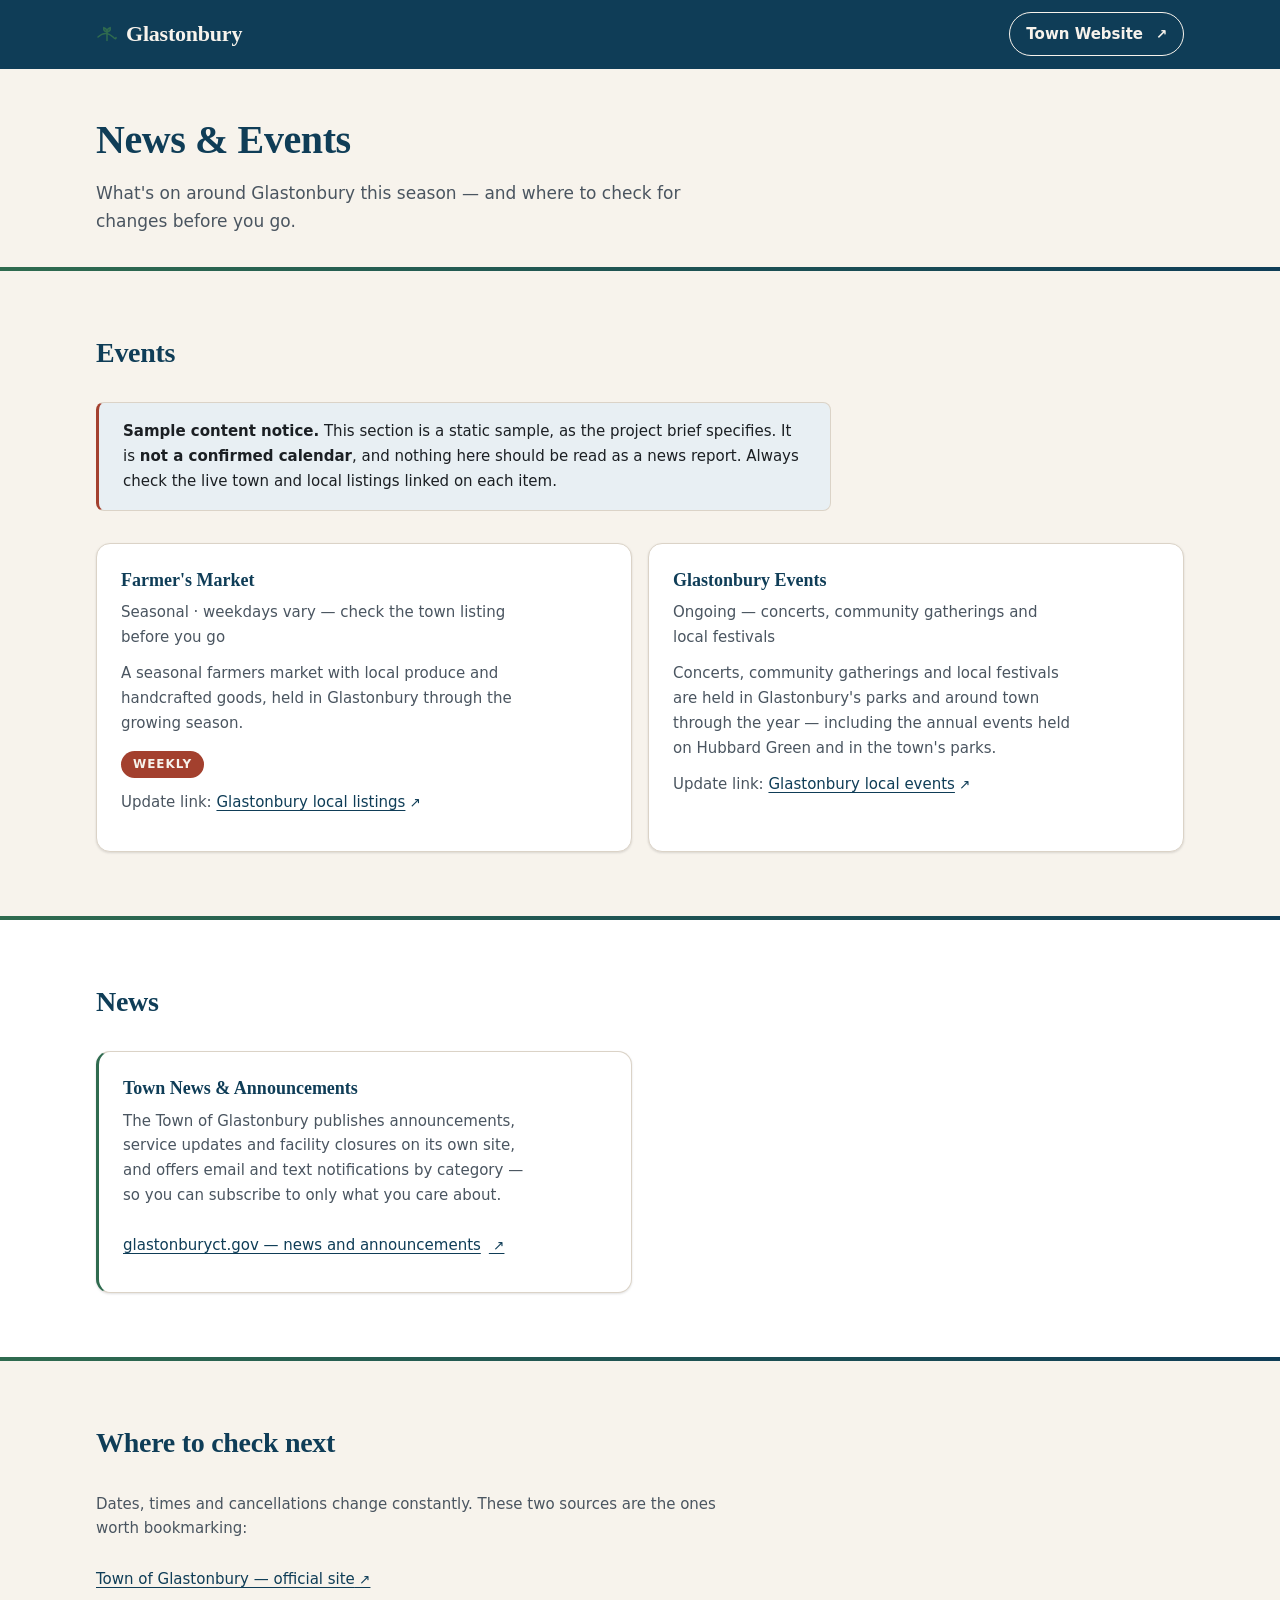
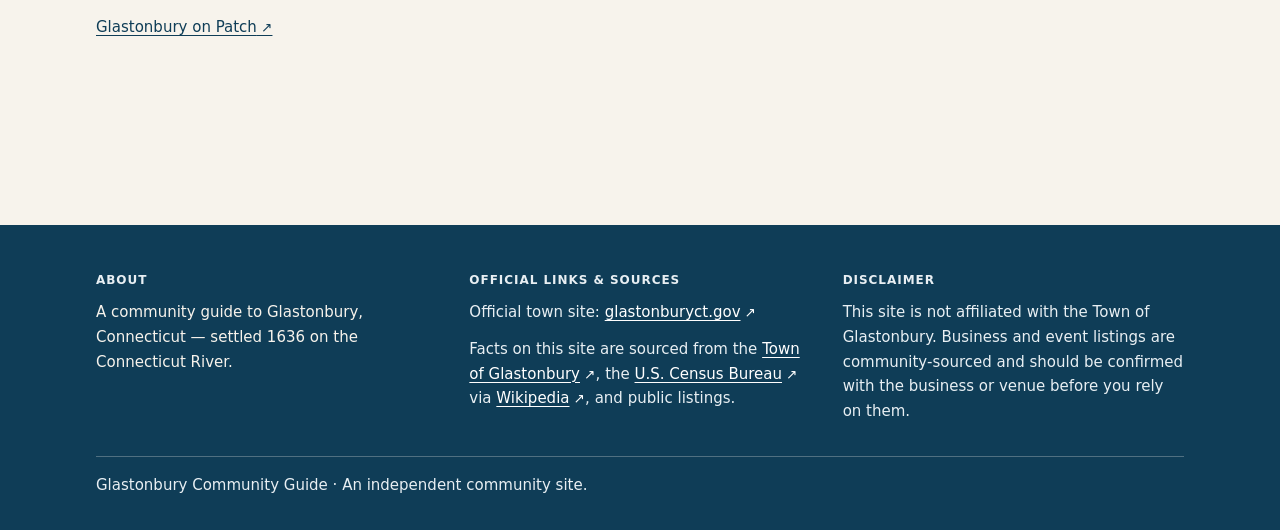
<file: news-events.html>
<!DOCTYPE html>
<html lang="en-US" class="no-js">
<head>
  <meta charset="utf-8">
  <meta name="viewport" content="width=device-width, initial-scale=1">
  <title>Glastonbury, CT News &amp; Events — What's On This Season</title>
  <meta name="description" content="A sample community news and events section for Glastonbury, Connecticut: the farmers market, town gatherings and where to find the live calendar.">
  <link rel="canonical" href="news-events.html">
  <meta name="theme-color" content="#0F3D57">
  <meta property="og:type" content="article">
  <meta property="og:site_name" content="Glastonbury Community Guide">
  <meta property="og:title" content="Glastonbury, CT News &amp; Events — What's On This Season">
  <meta property="og:description" content="A sample community news and events section for Glastonbury, Connecticut: the farmers market, town gatherings and the live calendar.">
  <meta property="og:url" content="news-events.html">
  <meta property="og:locale" content="en_US">
  <meta name="twitter:card" content="summary">
  <meta name="twitter:title" content="Glastonbury, CT News &amp; Events">
  <meta name="twitter:description" content="What's on around Glastonbury this season, and where to check for changes.">
  <link rel="icon" href="favicon.svg" type="image/svg+xml">
  <link rel="stylesheet" href="styles.css">
  <script>document.documentElement.className = "js";</script>
  <script defer src="script.js"></script>
  <script type="application/ld+json">
  {
    "@context": "https://schema.org",
    "@type": "BreadcrumbList",
    "itemListElement": [
      { "@type": "ListItem", "position": 1, "name": "Home", "item": "index.html" },
      { "@type": "ListItem", "position": 2, "name": "News & Events", "item": "news-events.html" }
    ]
  }
  </script>
</head>
<body>
  <a class="skip-link" href="#main">Skip to main content</a>

  <header class="site-header">
    <div class="container site-header__inner">
      <a class="wordmark" href="index.html">
        <svg class="wordmark__grove" width="22" height="22" viewBox="0 0 22 22" fill="none" stroke="currentColor" stroke-width="1.5" stroke-linecap="round" aria-hidden="true" focusable="false">
          <path d="M2 14c2.5-2.4 5-3.6 7.5-3.6S14.5 11.6 17 14s2.9 2.4 3 .4" />
          <path d="M11 17.5V9" />
          <path d="M11 9c0-2 1.4-3.6 3.2-4.2C14.6 6.6 13.4 8.4 11 9Zm0 0C11 7 9.6 5.4 7.8 4.8 7.4 6.6 8.6 8.4 11 9Z" />
        </svg>
        Glastonbury
      </a>

      <div class="site-header__actions">
        <details class="nav-disclosure" id="site-menu">
          <summary>Menu</summary>
          <nav class="primary-nav" aria-label="Main">
            <ul>
              <li><a href="index.html">Home</a></li>
              <li><a href="things-to-do.html">Things to Do</a></li>
              <li><a href="local-businesses.html">Local Businesses</a></li>
              <li><a href="town-services.html">Town Services</a></li>
              <li><a href="news-events.html" aria-current="page">News &amp; Events</a></li>
            </ul>
          </nav>
        </details>

        <a class="nav-outbound" href="https://www.glastonburyct.gov" target="_blank" rel="noopener noreferrer">
          Town Website<span class="ext-mark" aria-hidden="true">&nbsp;&#8599;</span>
          <span class="sr-only">opens in a new tab</span>
        </a>
      </div>
    </div>
  </header>

  <main id="main">

    <section class="page-hero">
      <div class="container">
        <h1>News &amp; Events</h1>
        <p class="dek">What's on around Glastonbury this season &mdash; and where to check for changes before you go.</p>
      </div>
    </section>

    <hr class="river-rule">

    <section class="section" aria-labelledby="events">
      <div class="container">
        <div class="section-header">
          <h2 id="events">Events</h2>
        </div>

        <div class="notice" role="note">
          <p><strong>Sample content notice.</strong> This section is a static sample, as the project brief specifies. It is <strong>not a confirmed calendar</strong>, and nothing here should be read as a news report. Always check the live town and local listings linked on each item.</p>
        </div>

        <ul class="event-list">
          <li class="event-item">
            <h3>Farmer's Market</h3>
            <p class="event-cadence">Seasonal &middot; weekdays vary &mdash; check the town listing before you go</p>
            <p>A seasonal farmers market with local produce and handcrafted goods, held in Glastonbury through the growing season.</p>
            <span class="tag tag--recurring">Weekly</span>
            <p class="feature__source">Update link: <a href="https://patch.com/connecticut/glastonbury" target="_blank" rel="noopener noreferrer">Glastonbury local listings<span class="ext-mark" aria-hidden="true">&nbsp;&#8599;</span><span class="sr-only">opens in a new tab</span></a></p>
          </li>

          <li class="event-item">
            <h3>Glastonbury Events</h3>
            <p class="event-cadence">Ongoing &mdash; concerts, community gatherings and local festivals</p>
            <p>Concerts, community gatherings and local festivals are held in Glastonbury's parks and around town through the year &mdash; including the annual events held on Hubbard Green and in the town's parks.</p>
            <p class="feature__source">Update link: <a href="https://patch.com/connecticut/glastonbury" target="_blank" rel="noopener noreferrer">Glastonbury local events<span class="ext-mark" aria-hidden="true">&nbsp;&#8599;</span><span class="sr-only">opens in a new tab</span></a></p>
          </li>
        </ul>
      </div>
    </section>

    <hr class="river-rule">

    <section class="section section--tinted" aria-labelledby="news">
      <div class="container">
        <div class="section-header">
          <h2 id="news">News</h2>
        </div>

        <ul class="card-grid">
          <li class="service-card">
            <h3>Town News &amp; Announcements</h3>
            <p>The Town of Glastonbury publishes announcements, service updates and facility closures on its own site, and offers email and text notifications by category &mdash; so you can subscribe to only what you care about.</p>
            <ul class="service-links">
              <li><a href="https://www.glastonburyct.gov" target="_blank" rel="noopener noreferrer">glastonburyct.gov &mdash; news and announcements<span class="ext-mark" aria-hidden="true">&nbsp;&#8599;</span><span class="sr-only">opens in a new tab</span></a></li>
            </ul>
          </li>
        </ul>
      </div>
    </section>

    <hr class="river-rule">

    <section class="section" aria-labelledby="check-next">
      <div class="container">
        <div class="section-header">
          <h2 id="check-next">Where to check next</h2>
        </div>
        <p class="small-print">Dates, times and cancellations change constantly. These two sources are the ones worth bookmarking:</p>
        <ul class="link-row">
          <li><a href="https://www.glastonburyct.gov" target="_blank" rel="noopener noreferrer">Town of Glastonbury &mdash; official site<span class="ext-mark" aria-hidden="true">&nbsp;&#8599;</span><span class="sr-only">opens in a new tab</span></a></li>
          <li><a href="https://patch.com/connecticut/glastonbury" target="_blank" rel="noopener noreferrer">Glastonbury on Patch<span class="ext-mark" aria-hidden="true">&nbsp;&#8599;</span><span class="sr-only">opens in a new tab</span></a></li>
        </ul>
      </div>
    </section>

  </main>

  <footer class="site-footer">
    <div class="container">
      <div class="site-footer__regions">
        <div>
          <h2>About</h2>
          <p>A community guide to Glastonbury, Connecticut &mdash; settled 1636 on the Connecticut River.</p>
        </div>
        <div>
          <h2>Official links &amp; sources</h2>
          <p class="site-footer__muted">Official town site:
            <a href="https://www.glastonburyct.gov" target="_blank" rel="noopener noreferrer">glastonburyct.gov<span class="ext-mark" aria-hidden="true">&nbsp;&#8599;</span><span class="sr-only">opens in a new tab</span></a>
          </p>
          <p class="site-footer__muted">Facts on this site are sourced from the
            <a href="https://www.glastonburyct.gov" target="_blank" rel="noopener noreferrer">Town of Glastonbury<span class="ext-mark" aria-hidden="true">&nbsp;&#8599;</span><span class="sr-only">opens in a new tab</span></a>, the
            <a href="https://www.census.gov" target="_blank" rel="noopener noreferrer">U.S. Census Bureau<span class="ext-mark" aria-hidden="true">&nbsp;&#8599;</span><span class="sr-only">opens in a new tab</span></a> via
            <a href="https://en.wikipedia.org/wiki/Glastonbury,_Connecticut" target="_blank" rel="noopener noreferrer">Wikipedia<span class="ext-mark" aria-hidden="true">&nbsp;&#8599;</span><span class="sr-only">opens in a new tab</span></a>, and public listings.
          </p>
        </div>
        <div>
          <h2>Disclaimer</h2>
          <p class="site-footer__muted">This site is not affiliated with the Town of Glastonbury. Business and event listings are community-sourced and should be confirmed with the business or venue before you rely on them.</p>
        </div>
      </div>
      <div class="site-footer__bottom">
        <p class="site-footer__muted">Glastonbury Community Guide &middot; An independent community site.</p>
      </div>
    </div>
  </footer>
</body>
</html>
</file>
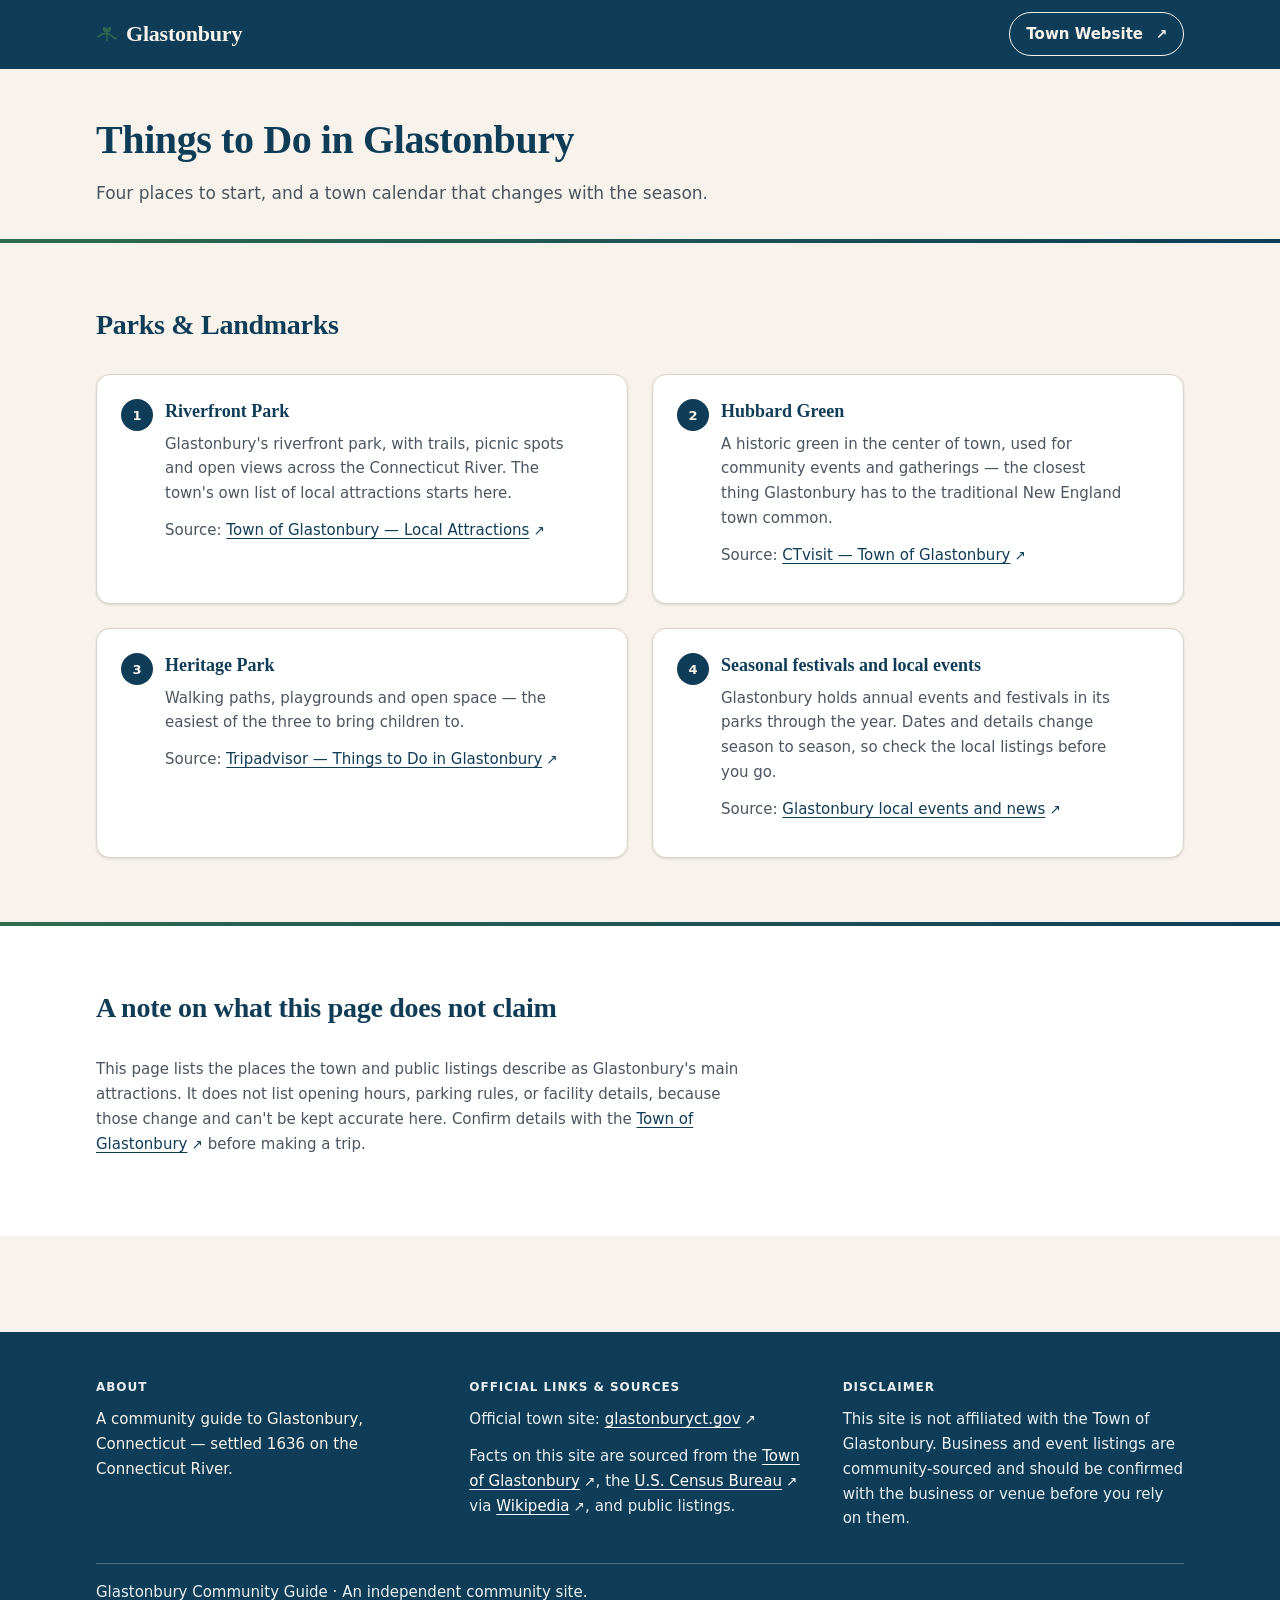
<file: things-to-do.html>
<!DOCTYPE html>
<html lang="en-US" class="no-js">
<head>
  <meta charset="utf-8">
  <meta name="viewport" content="width=device-width, initial-scale=1">
  <title>Things to Do in Glastonbury, CT — Parks, Trails &amp; Landmarks</title>
  <meta name="description" content="Riverfront Park, Hubbard Green, Heritage Park and seasonal events — where to walk, picnic and spend an afternoon in Glastonbury, Connecticut.">
  <link rel="canonical" href="things-to-do.html">
  <meta name="theme-color" content="#0F3D57">
  <meta property="og:type" content="article">
  <meta property="og:site_name" content="Glastonbury Community Guide">
  <meta property="og:title" content="Things to Do in Glastonbury, CT — Parks, Trails &amp; Landmarks">
  <meta property="og:description" content="Riverfront Park, Hubbard Green, Heritage Park and seasonal events in Glastonbury, Connecticut.">
  <meta property="og:url" content="things-to-do.html">
  <meta property="og:locale" content="en_US">
  <meta name="twitter:card" content="summary">
  <meta name="twitter:title" content="Things to Do in Glastonbury, CT">
  <meta name="twitter:description" content="Parks, trails and landmarks in Glastonbury, Connecticut.">
  <link rel="icon" href="favicon.svg" type="image/svg+xml">
  <link rel="stylesheet" href="styles.css">
  <script>document.documentElement.className = "js";</script>
  <script defer src="script.js"></script>
  <script type="application/ld+json">
  {
    "@context": "https://schema.org",
    "@type": "BreadcrumbList",
    "itemListElement": [
      { "@type": "ListItem", "position": 1, "name": "Home", "item": "index.html" },
      { "@type": "ListItem", "position": 2, "name": "Things to Do", "item": "things-to-do.html" }
    ]
  }
  </script>
</head>
<body>
  <a class="skip-link" href="#main">Skip to main content</a>

  <header class="site-header">
    <div class="container site-header__inner">
      <a class="wordmark" href="index.html">
        <svg class="wordmark__grove" width="22" height="22" viewBox="0 0 22 22" fill="none" stroke="currentColor" stroke-width="1.5" stroke-linecap="round" aria-hidden="true" focusable="false">
          <path d="M2 14c2.5-2.4 5-3.6 7.5-3.6S14.5 11.6 17 14s2.9 2.4 3 .4" />
          <path d="M11 17.5V9" />
          <path d="M11 9c0-2 1.4-3.6 3.2-4.2C14.6 6.6 13.4 8.4 11 9Zm0 0C11 7 9.6 5.4 7.8 4.8 7.4 6.6 8.6 8.4 11 9Z" />
        </svg>
        Glastonbury
      </a>

      <div class="site-header__actions">
        <details class="nav-disclosure" id="site-menu">
          <summary>Menu</summary>
          <nav class="primary-nav" aria-label="Main">
            <ul>
              <li><a href="index.html">Home</a></li>
              <li><a href="things-to-do.html" aria-current="page">Things to Do</a></li>
              <li><a href="local-businesses.html">Local Businesses</a></li>
              <li><a href="town-services.html">Town Services</a></li>
              <li><a href="news-events.html">News &amp; Events</a></li>
            </ul>
          </nav>
        </details>

        <a class="nav-outbound" href="https://www.glastonburyct.gov" target="_blank" rel="noopener noreferrer">
          Town Website<span class="ext-mark" aria-hidden="true">&nbsp;&#8599;</span>
          <span class="sr-only">opens in a new tab</span>
        </a>
      </div>
    </div>
  </header>

  <main id="main">

    <section class="page-hero">
      <div class="container">
        <h1>Things to Do in Glastonbury</h1>
        <p class="dek">Four places to start, and a town calendar that changes with the season.</p>
      </div>
    </section>

    <hr class="river-rule">

    <section class="section" aria-labelledby="parks-landmarks">
      <div class="container">
        <div class="section-header">
          <h2 id="parks-landmarks">Parks &amp; Landmarks</h2>
        </div>

        <ol class="feature-list">
          <li class="feature">
            <span class="feature__ordinal" aria-hidden="true">1</span>
            <h3>Riverfront Park</h3>
            <p>Glastonbury's riverfront park, with trails, picnic spots and open views across the Connecticut River. The town's own list of local attractions starts here.</p>
            <p class="feature__source">Source: <a href="https://www.glastonburyct.gov/our-community/local-attractions" target="_blank" rel="noopener noreferrer">Town of Glastonbury &mdash; Local Attractions<span class="ext-mark" aria-hidden="true">&nbsp;&#8599;</span><span class="sr-only">opens in a new tab</span></a></p>
          </li>

          <li class="feature">
            <span class="feature__ordinal" aria-hidden="true">2</span>
            <h3>Hubbard Green</h3>
            <p>A historic green in the center of town, used for community events and gatherings &mdash; the closest thing Glastonbury has to the traditional New England town common.</p>
            <p class="feature__source">Source: <a href="https://ctvisit.com/listings/town-glastonbury" target="_blank" rel="noopener noreferrer">CTvisit &mdash; Town of Glastonbury<span class="ext-mark" aria-hidden="true">&nbsp;&#8599;</span><span class="sr-only">opens in a new tab</span></a></p>
          </li>

          <li class="feature">
            <span class="feature__ordinal" aria-hidden="true">3</span>
            <h3>Heritage Park</h3>
            <p>Walking paths, playgrounds and open space &mdash; the easiest of the three to bring children to.</p>
            <p class="feature__source">Source: <a href="https://www.tripadvisor.com/Attractions-g33789-Activities-Glastonbury_Connecticut.html" target="_blank" rel="noopener noreferrer">Tripadvisor &mdash; Things to Do in Glastonbury<span class="ext-mark" aria-hidden="true">&nbsp;&#8599;</span><span class="sr-only">opens in a new tab</span></a></p>
          </li>

          <li class="feature">
            <span class="feature__ordinal" aria-hidden="true">4</span>
            <h3>Seasonal festivals and local events</h3>
            <p>Glastonbury holds annual events and festivals in its parks through the year. Dates and details change season to season, so check the local listings before you go.</p>
            <p class="feature__source">Source: <a href="https://patch.com/connecticut/glastonbury" target="_blank" rel="noopener noreferrer">Glastonbury local events and news<span class="ext-mark" aria-hidden="true">&nbsp;&#8599;</span><span class="sr-only">opens in a new tab</span></a></p>
          </li>
        </ol>
      </div>
    </section>

    <hr class="river-rule">

    <section class="section section--tinted" aria-labelledby="what-this-does-not-claim">
      <div class="container">
        <div class="section-header">
          <h2 id="what-this-does-not-claim">A note on what this page does not claim</h2>
        </div>
        <p class="small-print">This page lists the places the town and public listings describe as Glastonbury's main attractions. It does not list opening hours, parking rules, or facility details, because those change and can't be kept accurate here. Confirm details with the <a href="https://www.glastonburyct.gov" target="_blank" rel="noopener noreferrer">Town of Glastonbury<span class="ext-mark" aria-hidden="true">&nbsp;&#8599;</span><span class="sr-only">opens in a new tab</span></a> before making a trip.</p>
      </div>
    </section>

  </main>

  <footer class="site-footer">
    <div class="container">
      <div class="site-footer__regions">
        <div>
          <h2>About</h2>
          <p>A community guide to Glastonbury, Connecticut &mdash; settled 1636 on the Connecticut River.</p>
        </div>
        <div>
          <h2>Official links &amp; sources</h2>
          <p class="site-footer__muted">Official town site:
            <a href="https://www.glastonburyct.gov" target="_blank" rel="noopener noreferrer">glastonburyct.gov<span class="ext-mark" aria-hidden="true">&nbsp;&#8599;</span><span class="sr-only">opens in a new tab</span></a>
          </p>
          <p class="site-footer__muted">Facts on this site are sourced from the
            <a href="https://www.glastonburyct.gov" target="_blank" rel="noopener noreferrer">Town of Glastonbury<span class="ext-mark" aria-hidden="true">&nbsp;&#8599;</span><span class="sr-only">opens in a new tab</span></a>, the
            <a href="https://www.census.gov" target="_blank" rel="noopener noreferrer">U.S. Census Bureau<span class="ext-mark" aria-hidden="true">&nbsp;&#8599;</span><span class="sr-only">opens in a new tab</span></a> via
            <a href="https://en.wikipedia.org/wiki/Glastonbury,_Connecticut" target="_blank" rel="noopener noreferrer">Wikipedia<span class="ext-mark" aria-hidden="true">&nbsp;&#8599;</span><span class="sr-only">opens in a new tab</span></a>, and public listings.
          </p>
        </div>
        <div>
          <h2>Disclaimer</h2>
          <p class="site-footer__muted">This site is not affiliated with the Town of Glastonbury. Business and event listings are community-sourced and should be confirmed with the business or venue before you rely on them.</p>
        </div>
      </div>
      <div class="site-footer__bottom">
        <p class="site-footer__muted">Glastonbury Community Guide &middot; An independent community site.</p>
      </div>
    </div>
  </footer>
</body>
</html>
</file>
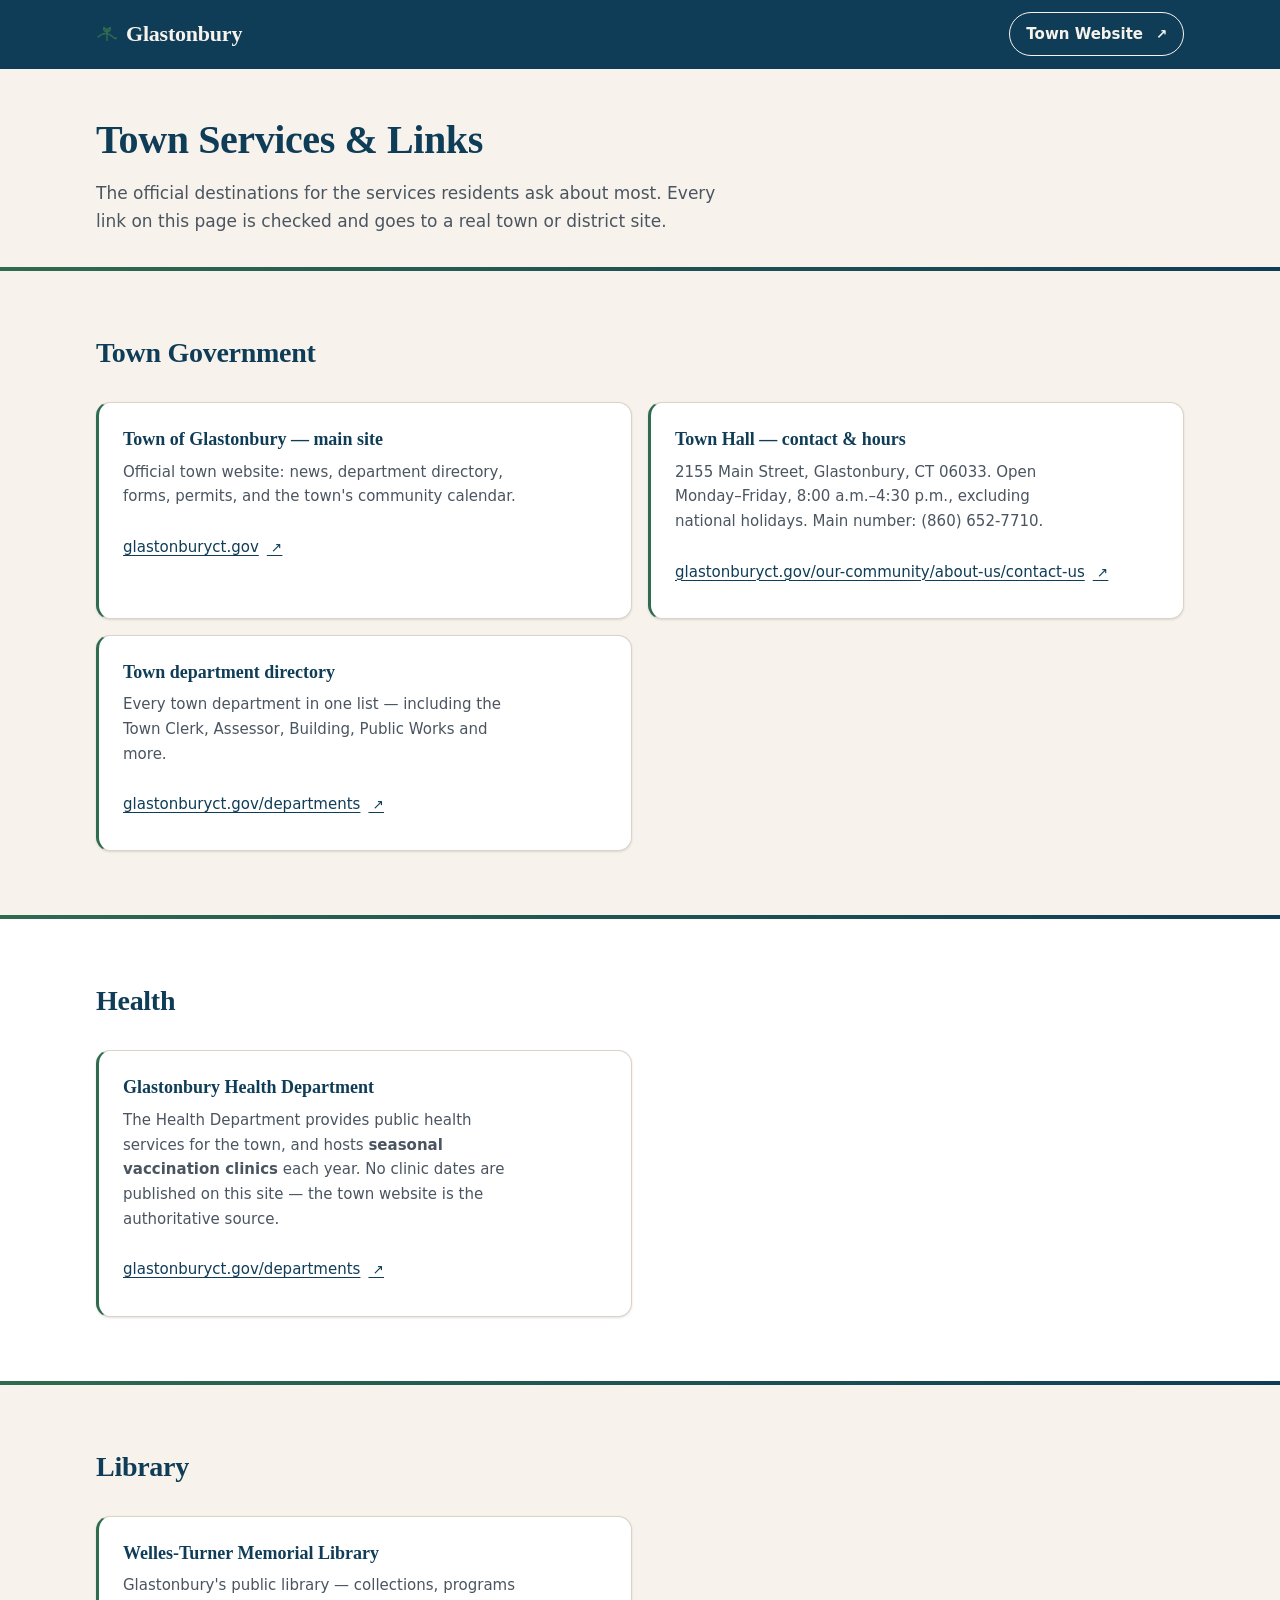
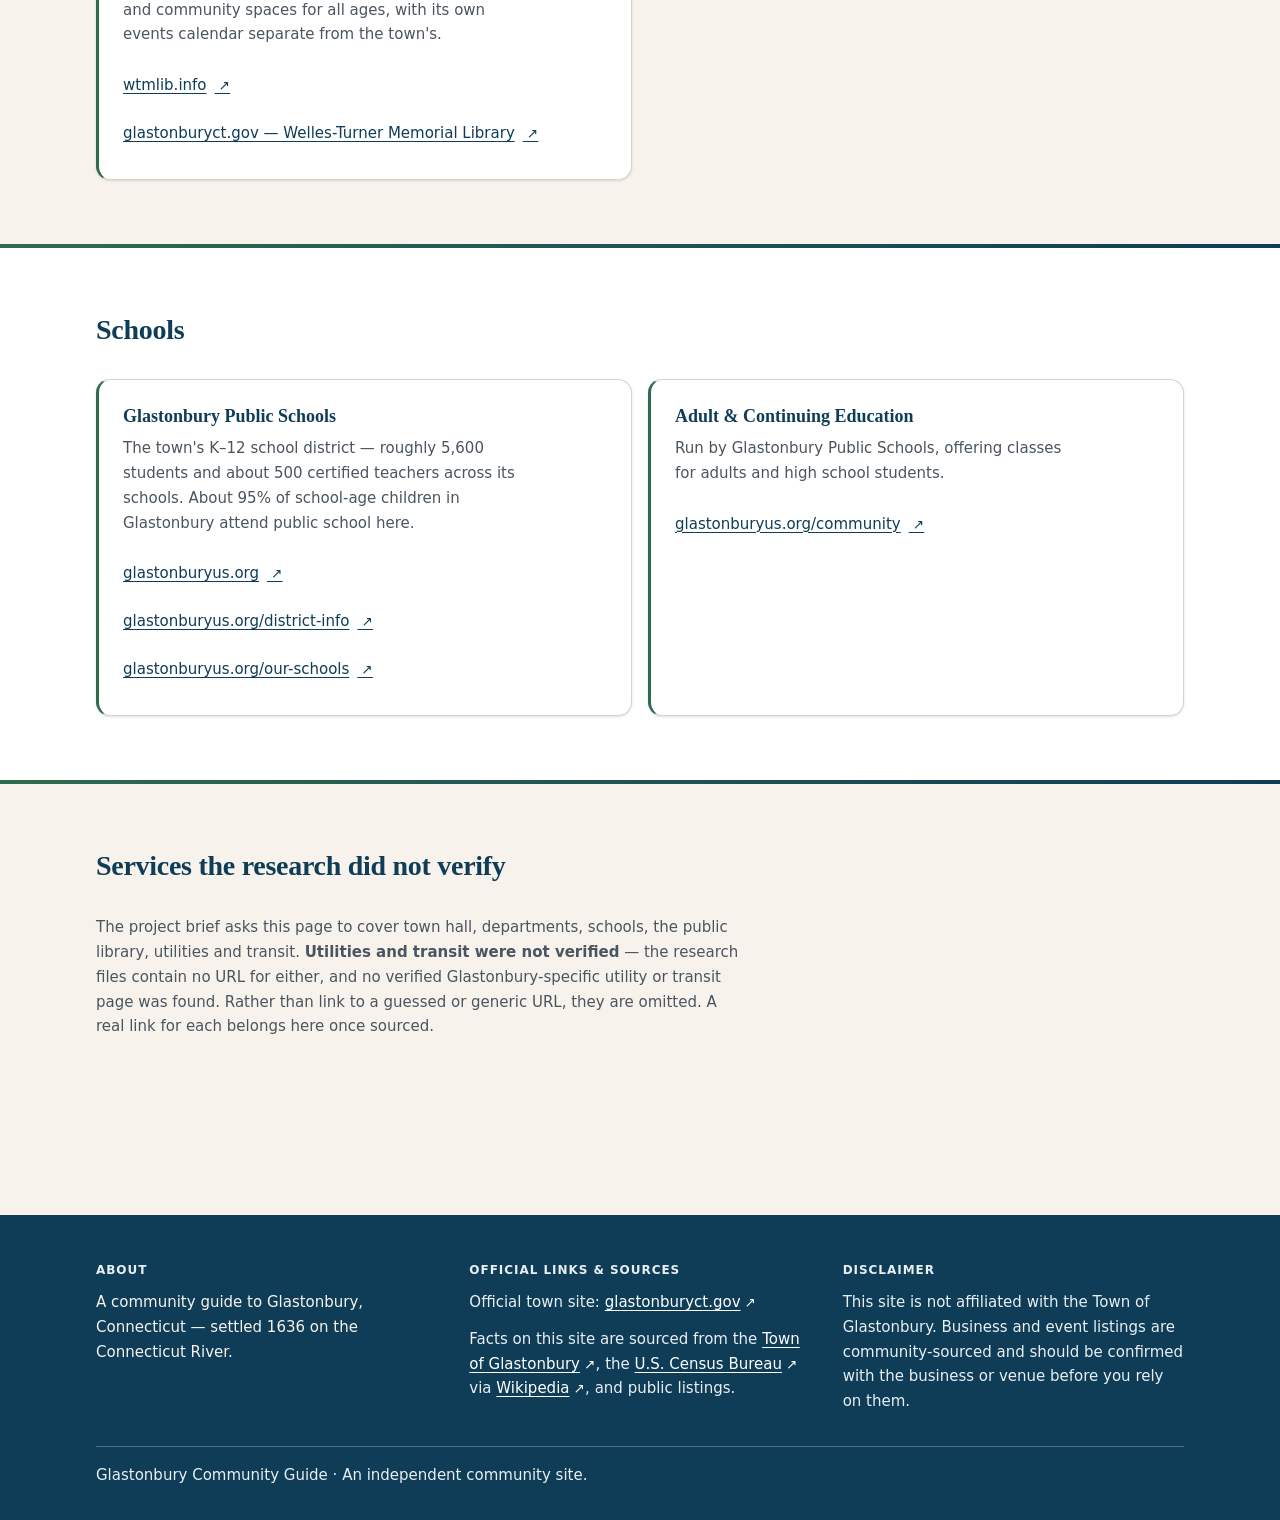
<file: town-services.html>
<!DOCTYPE html>
<html lang="en-US" class="no-js">
<head>
  <meta charset="utf-8">
  <meta name="viewport" content="width=device-width, initial-scale=1">
  <title>Glastonbury, CT Town Services — Town Hall, Library, Schools &amp; Health</title>
  <meta name="description" content="Verified links to Glastonbury, Connecticut town services: Town Hall, the Health Department, Welles-Turner Memorial Library and Glastonbury Public Schools.">
  <link rel="canonical" href="town-services.html">
  <meta name="theme-color" content="#0F3D57">
  <meta property="og:type" content="article">
  <meta property="og:site_name" content="Glastonbury Community Guide">
  <meta property="og:title" content="Glastonbury, CT Town Services — Town Hall, Library, Schools &amp; Health">
  <meta property="og:description" content="Verified links to Glastonbury, Connecticut town services: Town Hall, Health Department, the public library and the school district.">
  <meta property="og:url" content="town-services.html">
  <meta property="og:locale" content="en_US">
  <meta name="twitter:card" content="summary">
  <meta name="twitter:title" content="Glastonbury, CT Town Services">
  <meta name="twitter:description" content="Town Hall, Health Department, library and schools — verified links.">
  <link rel="icon" href="favicon.svg" type="image/svg+xml">
  <link rel="stylesheet" href="styles.css">
  <script>document.documentElement.className = "js";</script>
  <script defer src="script.js"></script>
  <script type="application/ld+json">
  {
    "@context": "https://schema.org",
    "@type": "BreadcrumbList",
    "itemListElement": [
      { "@type": "ListItem", "position": 1, "name": "Home", "item": "index.html" },
      { "@type": "ListItem", "position": 2, "name": "Town Services & Links", "item": "town-services.html" }
    ]
  }
  </script>
</head>
<body>
  <a class="skip-link" href="#main">Skip to main content</a>

  <header class="site-header">
    <div class="container site-header__inner">
      <a class="wordmark" href="index.html">
        <svg class="wordmark__grove" width="22" height="22" viewBox="0 0 22 22" fill="none" stroke="currentColor" stroke-width="1.5" stroke-linecap="round" aria-hidden="true" focusable="false">
          <path d="M2 14c2.5-2.4 5-3.6 7.5-3.6S14.5 11.6 17 14s2.9 2.4 3 .4" />
          <path d="M11 17.5V9" />
          <path d="M11 9c0-2 1.4-3.6 3.2-4.2C14.6 6.6 13.4 8.4 11 9Zm0 0C11 7 9.6 5.4 7.8 4.8 7.4 6.6 8.6 8.4 11 9Z" />
        </svg>
        Glastonbury
      </a>

      <div class="site-header__actions">
        <details class="nav-disclosure" id="site-menu">
          <summary>Menu</summary>
          <nav class="primary-nav" aria-label="Main">
            <ul>
              <li><a href="index.html">Home</a></li>
              <li><a href="things-to-do.html">Things to Do</a></li>
              <li><a href="local-businesses.html">Local Businesses</a></li>
              <li><a href="town-services.html" aria-current="page">Town Services</a></li>
              <li><a href="news-events.html">News &amp; Events</a></li>
            </ul>
          </nav>
        </details>

        <a class="nav-outbound" href="https://www.glastonburyct.gov" target="_blank" rel="noopener noreferrer">
          Town Website<span class="ext-mark" aria-hidden="true">&nbsp;&#8599;</span>
          <span class="sr-only">opens in a new tab</span>
        </a>
      </div>
    </div>
  </header>

  <main id="main">

    <section class="page-hero">
      <div class="container">
        <h1>Town Services &amp; Links</h1>
        <p class="dek">The official destinations for the services residents ask about most. Every link on this page is checked and goes to a real town or district site.</p>
      </div>
    </section>

    <hr class="river-rule">

    <section class="section" aria-labelledby="town-government">
      <div class="container">
        <div class="section-header">
          <h2 id="town-government">Town Government</h2>
        </div>

        <ul class="card-grid">
          <li class="service-card">
            <h3>Town of Glastonbury &mdash; main site</h3>
            <p>Official town website: news, department directory, forms, permits, and the town's community calendar.</p>
            <ul class="service-links">
              <li><a href="https://www.glastonburyct.gov" target="_blank" rel="noopener noreferrer">glastonburyct.gov<span class="ext-mark" aria-hidden="true">&nbsp;&#8599;</span><span class="sr-only">opens in a new tab</span></a></li>
            </ul>
          </li>

          <li class="service-card">
            <h3>Town Hall &mdash; contact &amp; hours</h3>
            <p>2155 Main Street, Glastonbury, CT 06033. Open Monday&ndash;Friday, 8:00 a.m.&ndash;4:30 p.m., excluding national holidays. Main number: (860) 652-7710.</p>
            <ul class="service-links">
              <li><a href="https://www.glastonburyct.gov/our-community/about-us/contact-us" target="_blank" rel="noopener noreferrer">glastonburyct.gov/our-community/about-us/contact-us<span class="ext-mark" aria-hidden="true">&nbsp;&#8599;</span><span class="sr-only">opens in a new tab</span></a></li>
            </ul>
          </li>

          <li class="service-card">
            <h3>Town department directory</h3>
            <p>Every town department in one list &mdash; including the Town Clerk, Assessor, Building, Public Works and more.</p>
            <ul class="service-links">
              <li><a href="https://www.glastonburyct.gov/departments" target="_blank" rel="noopener noreferrer">glastonburyct.gov/departments<span class="ext-mark" aria-hidden="true">&nbsp;&#8599;</span><span class="sr-only">opens in a new tab</span></a></li>
            </ul>
          </li>
        </ul>
      </div>
    </section>

    <hr class="river-rule">

    <section class="section section--tinted" aria-labelledby="health">
      <div class="container">
        <div class="section-header">
          <h2 id="health">Health</h2>
        </div>

        <ul class="card-grid">
          <li class="service-card">
            <h3>Glastonbury Health Department</h3>
            <p>The Health Department provides public health services for the town, and hosts <strong>seasonal vaccination clinics</strong> each year. No clinic dates are published on this site &mdash; the town website is the authoritative source.</p>
            <ul class="service-links">
              <li><a href="https://www.glastonburyct.gov/departments" target="_blank" rel="noopener noreferrer">glastonburyct.gov/departments<span class="ext-mark" aria-hidden="true">&nbsp;&#8599;</span><span class="sr-only">opens in a new tab</span></a></li>
            </ul>
          </li>
        </ul>
      </div>
    </section>

    <hr class="river-rule">

    <section class="section" aria-labelledby="library">
      <div class="container">
        <div class="section-header">
          <h2 id="library">Library</h2>
        </div>

        <ul class="card-grid">
          <li class="service-card">
            <h3>Welles-Turner Memorial Library</h3>
            <p>Glastonbury's public library &mdash; collections, programs and community spaces for all ages, with its own events calendar separate from the town's.</p>
            <ul class="service-links">
              <li><a href="https://www.wtmlib.info/" target="_blank" rel="noopener noreferrer">wtmlib.info<span class="ext-mark" aria-hidden="true">&nbsp;&#8599;</span><span class="sr-only">opens in a new tab</span></a></li>
              <li><a href="https://www.glastonburyct.gov/departments/department-directory-i-z/libraries/welles-turner-memorial-library" target="_blank" rel="noopener noreferrer">glastonburyct.gov &mdash; Welles-Turner Memorial Library<span class="ext-mark" aria-hidden="true">&nbsp;&#8599;</span><span class="sr-only">opens in a new tab</span></a></li>
            </ul>
          </li>
        </ul>
      </div>
    </section>

    <hr class="river-rule">

    <section class="section section--tinted" aria-labelledby="schools">
      <div class="container">
        <div class="section-header">
          <h2 id="schools">Schools</h2>
        </div>

        <ul class="card-grid">
          <li class="service-card">
            <h3>Glastonbury Public Schools</h3>
            <p>The town's K&ndash;12 school district &mdash; roughly 5,600 students and about 500 certified teachers across its schools. About 95% of school-age children in Glastonbury attend public school here.</p>
            <ul class="service-links">
              <li><a href="https://www.glastonburyus.org/" target="_blank" rel="noopener noreferrer">glastonburyus.org<span class="ext-mark" aria-hidden="true">&nbsp;&#8599;</span><span class="sr-only">opens in a new tab</span></a></li>
              <li><a href="https://www.glastonburyus.org/district-info" target="_blank" rel="noopener noreferrer">glastonburyus.org/district-info<span class="ext-mark" aria-hidden="true">&nbsp;&#8599;</span><span class="sr-only">opens in a new tab</span></a></li>
              <li><a href="https://www.glastonburyus.org/our-schools" target="_blank" rel="noopener noreferrer">glastonburyus.org/our-schools<span class="ext-mark" aria-hidden="true">&nbsp;&#8599;</span><span class="sr-only">opens in a new tab</span></a></li>
            </ul>
          </li>

          <li class="service-card">
            <h3>Adult &amp; Continuing Education</h3>
            <p>Run by Glastonbury Public Schools, offering classes for adults and high school students.</p>
            <ul class="service-links">
              <li><a href="https://www.glastonburyus.org/community" target="_blank" rel="noopener noreferrer">glastonburyus.org/community<span class="ext-mark" aria-hidden="true">&nbsp;&#8599;</span><span class="sr-only">opens in a new tab</span></a></li>
            </ul>
          </li>
        </ul>
      </div>
    </section>

    <hr class="river-rule">

    <section class="section" aria-labelledby="not-verified">
      <div class="container">
        <div class="section-header">
          <h2 id="not-verified">Services the research did not verify</h2>
        </div>
        <p class="small-print">The project brief asks this page to cover town hall, departments, schools, the public library, utilities and transit. <strong>Utilities and transit were not verified</strong> &mdash; the research files contain no URL for either, and no verified Glastonbury-specific utility or transit page was found. Rather than link to a guessed or generic URL, they are omitted. A real link for each belongs here once sourced.</p>
      </div>
    </section>

  </main>

  <footer class="site-footer">
    <div class="container">
      <div class="site-footer__regions">
        <div>
          <h2>About</h2>
          <p>A community guide to Glastonbury, Connecticut &mdash; settled 1636 on the Connecticut River.</p>
        </div>
        <div>
          <h2>Official links &amp; sources</h2>
          <p class="site-footer__muted">Official town site:
            <a href="https://www.glastonburyct.gov" target="_blank" rel="noopener noreferrer">glastonburyct.gov<span class="ext-mark" aria-hidden="true">&nbsp;&#8599;</span><span class="sr-only">opens in a new tab</span></a>
          </p>
          <p class="site-footer__muted">Facts on this site are sourced from the
            <a href="https://www.glastonburyct.gov" target="_blank" rel="noopener noreferrer">Town of Glastonbury<span class="ext-mark" aria-hidden="true">&nbsp;&#8599;</span><span class="sr-only">opens in a new tab</span></a>, the
            <a href="https://www.census.gov" target="_blank" rel="noopener noreferrer">U.S. Census Bureau<span class="ext-mark" aria-hidden="true">&nbsp;&#8599;</span><span class="sr-only">opens in a new tab</span></a> via
            <a href="https://en.wikipedia.org/wiki/Glastonbury,_Connecticut" target="_blank" rel="noopener noreferrer">Wikipedia<span class="ext-mark" aria-hidden="true">&nbsp;&#8599;</span><span class="sr-only">opens in a new tab</span></a>, and public listings.
          </p>
        </div>
        <div>
          <h2>Disclaimer</h2>
          <p class="site-footer__muted">This site is not affiliated with the Town of Glastonbury. Business and event listings are community-sourced and should be confirmed with the business or venue before you rely on them.</p>
        </div>
      </div>
      <div class="site-footer__bottom">
        <p class="site-footer__muted">Glastonbury Community Guide &middot; An independent community site.</p>
      </div>
    </div>
  </footer>
</body>
</html>
</file>
<file: styles.css>
/* ==========================================================================
   Glastonbury Community Site — stylesheet
   Built strictly from design/system.md §3, §4, §5, §7 and
   design/color-palette.md §1–§4. No new color, type or spacing tokens.
   v1 is LIGHT-ONLY by design (color-palette.md §4): the audited light
   palette is the contractual set, so no prefers-color-scheme block here.
   ========================================================================== */

/* --------------------------------------------------------------------------
   1. Tokens
   -------------------------------------------------------------------------- */
:root {
  /* Brand (color-palette.md §1) */
  --c-primary:        #0F3D57;  /* River Deep */
  --c-primary-hover:  #0A2C41;
  --c-accent:         #A3402E;  /* Mill Red  */
  --c-secondary:      #2F6B4F;  /* Hubbard Sage */

  /* Surfaces */
  --c-surface:        #F7F3EC;  /* Welles Cream — page */
  --c-card:           #FFFFFF;  /* Paper */
  --c-tint:           #E8EFF3;

  /* Text */
  --c-text:           #1B1F23;  /* Ink */
  --c-text-muted:     #4A5560;  /* Slate */
  --c-text-on-dark:   #F7F3EC;

  /* Lines & focus */
  --c-border:         #DBD3C7;  /* Rule */
  --c-focus:          #0F3D57;
  --c-focus-dark:     #F7F3EC;

  /* Typefaces (system.md §3.1) */
  --font-display: ui-serif, Georgia, "Iowan Old Style", "Times New Roman", serif;
  --font-body:    ui-sans-serif, system-ui, -apple-system, "Segoe UI", Roboto,
                  "Helvetica Neue", Arial, sans-serif;
  --font-mono:    ui-monospace, SFMono-Regular, Menlo, Consolas, monospace;

  /* Type scale (system.md §3.2) */
  --fs-display: clamp(2rem, 1.4rem + 2.6vw, 3rem);
  --fs-h1:      clamp(1.75rem, 1.3rem + 2vw, 2.5rem);
  --fs-h2:      clamp(1.375rem, 1.1rem + 1.2vw, 1.75rem);
  --fs-h3:      1.125rem;
  --fs-body:    1.0625rem;   /* 17px — system.md §3.2 */
  --fs-small:   0.9375rem;
  --fs-meta:    0.8125rem;
  --fs-tag:     0.75rem;

  /* Spacing, radius, depth (system.md §5.1) */
  --space-1: 0.25rem; --space-2: 0.5rem;  --space-3: 0.75rem;
  --space-4: 1rem;    --space-5: 1.5rem;  --space-6: 2rem;
  --space-7: 3rem;    --space-8: 4rem;    --space-9: 6rem;

  --radius-sm: 4px;   --radius-md: 8px;    --radius-lg: 14px;  --radius-pill: 999px;

  --shadow-1: 0 1px 2px rgba(27,31,35,.06), 0 1px 3px rgba(27,31,35,.08);
  --shadow-2: 0 6px 16px rgba(15,61,87,.10);

  --container: 72rem;   /* 1152px */
  --gutter: clamp(1rem, 4vw, 2rem);

  --measure: 68ch;      /* prose measure (system.md §3.3) */
  --measure-card: 42ch; /* card description measure */
}

/* --------------------------------------------------------------------------
   2. Reset & base
   -------------------------------------------------------------------------- */
*, *::before, *::after { box-sizing: border-box; }

html { -webkit-text-size-adjust: 100%; scroll-behavior: smooth; }

body {
  margin: 0;
  background: var(--c-surface);
  color: var(--c-text);
  font-family: var(--font-body);
  font-size: var(--fs-body);
  line-height: 1.65;
  font-weight: 400;
}

img, svg { max-width: 100%; height: auto; }

/* Headings — River Deep, serif display (system.md §3.3) */
h1, h2, h3, h4 {
  font-family: var(--font-display);
  color: var(--c-primary);
  margin: 0 0 var(--space-3);
  line-height: 1.25;
}

h1 {
  font-size: var(--fs-h1);
  line-height: 1.15;
  font-weight: 700;
  letter-spacing: -0.01em;
  margin-bottom: var(--space-4);
}

h2 {
  font-size: var(--fs-h2);
  font-weight: 700;
  letter-spacing: -0.01em;
}

h3 {
  font-size: var(--fs-h3);
  font-weight: 600;
  line-height: 1.35;
}

p { margin: 0 0 var(--space-4); }

/* Body links: River Deep AND underlined — never color alone (§3.3, palette §3.3) */
a {
  color: var(--c-primary);
  text-decoration: underline;
  text-decoration-thickness: 1px;
  text-underline-offset: 3px;
}

a:hover {
  color: var(--c-primary-hover);
  background-color: var(--c-tint);
}

/* Focus: 3px River Deep outline, 2px offset, on EVERY focusable element.
   system.md §4.3 + §7 — outline must never be removed. */
:focus-visible {
  outline: 3px solid var(--c-focus);
  outline-offset: 2px;
  border-radius: var(--radius-sm);
}

/* Dark surfaces re-tint the ring (palette §3.4, system.md §5.10) */
.site-header :focus-visible,
.site-footer :focus-visible {
  outline-color: var(--c-focus-dark);
}

/* Numbers in addresses/dates/stats sit on a stable baseline (§3.3) */
.tabular, address, .biz-address, .fact-table td, .event-cadence, .stat-figure {
  font-variant-numeric: tabular-nums;
}

/* --------------------------------------------------------------------------
   3. Utilities — skip link, visually-hidden, container, measures
   -------------------------------------------------------------------------- */
.sr-only {
  position: absolute;
  width: 1px; height: 1px;
  padding: 0; margin: -1px;
  overflow: hidden;
  clip: rect(0 0 0 0);
  clip-path: inset(50%);
  white-space: nowrap;
  border: 0;
}

/* Skip link — first focusable element on every page (system.md §4.5) */
.skip-link {
  position: absolute;
  top: 0;
  left: var(--space-4);
  z-index: 100;
  transform: translateY(-150%);
  display: inline-block;
  padding: var(--space-3) var(--space-5);
  background: var(--c-primary);
  color: var(--c-text-on-dark);
  font-weight: 600;
  text-decoration: none;
  border-radius: 0 0 var(--radius-pill) var(--radius-pill);
}

.skip-link:focus {
  transform: translateY(0);
  color: var(--c-text-on-dark);
  background: var(--c-primary);
  outline: 3px solid var(--c-focus);
  outline-offset: 2px;
}

.container {
  width: 100%;
  max-width: var(--container);
  margin-inline: auto;
  padding-inline: var(--gutter);
}

.measure { max-width: var(--measure); }
.measure-card { max-width: var(--measure-card); }

.prose > p:last-child { margin-bottom: 0; }

/* --------------------------------------------------------------------------
   4. Site header + navigation (system.md §4)
   -------------------------------------------------------------------------- */
.site-header {
  position: sticky;
  top: 0;
  z-index: 50;
  background: var(--c-primary);
  color: var(--c-text-on-dark);
  border-bottom: 1px solid var(--c-primary);
}

/* Soft shadow only once the page has scrolled — no shadow at rest */
.site-header.is-scrolled {
  box-shadow: var(--shadow-2);
}

.site-header__inner {
  display: flex;
  flex-wrap: wrap;
  align-items: center;
  justify-content: space-between;
  gap: var(--space-3) var(--space-5);
  padding-block: var(--space-3);
}

/* Wordmark is the home link and the sole header element top-left (§4.1) */
.wordmark {
  font-family: var(--font-display);
  font-size: 1.375rem;
  font-weight: 700;
  letter-spacing: -0.01em;
  color: var(--c-text-on-dark);
  text-decoration: none;
  display: inline-flex;
  align-items: center;
  gap: var(--space-2);
  min-height: 44px;
  padding-block: var(--space-1);
}

.wordmark:hover, .wordmark:focus { color: var(--c-text-on-dark); background: transparent; }

.wordmark__grove { flex: 0 0 auto; color: var(--c-secondary); }

/* Header actions: Town Website outbound link + mobile Menu disclosure */
.site-header__actions {
  display: flex;
  align-items: center;
  gap: var(--space-3);
  margin-inline-start: auto;
}

/* Outbound Town Website link — visually distinct from the 5 internal items */
.nav-outbound {
  display: inline-flex;
  align-items: center;
  gap: var(--space-2);
  min-height: 44px;
  padding: var(--space-2) var(--space-4);
  border: 1px solid var(--c-text-on-dark);
  border-radius: var(--radius-pill);
  color: var(--c-text-on-dark);
  font-size: var(--fs-small);
  font-weight: 600;
  text-decoration: none;
  white-space: nowrap;
}

.nav-outbound:hover,
.nav-outbound:focus {
  background: var(--c-text-on-dark);
  color: var(--c-primary);
}

/* Mobile disclosure control — a text label, not a bare icon (§4.2).
   It is a <details>/<summary>, so it works with JavaScript disabled. */
.nav-disclosure summary {
  display: inline-flex;
  align-items: center;
  gap: var(--space-2);
  min-height: 44px;
  padding: var(--space-2) var(--space-4);
  border: 1px solid var(--c-text-on-dark);
  border-radius: var(--radius-pill);
  color: var(--c-text-on-dark);
  font-size: var(--fs-small);
  font-weight: 600;
  cursor: pointer;
  list-style: none;
}

.nav-disclosure summary::-webkit-details-marker { display: none; }
.nav-disclosure summary::after {
  content: "▾";
  font-size: 0.75em;
  line-height: 1;
}
.nav-disclosure[open] summary::after { content: "▴"; }

.nav-disclosure summary:hover { background: rgba(247,243,236,.14); }

/* The internal nav: a plain anchor list (works with JS off) */
.primary-nav ul {
  list-style: none;
  margin: 0;
  padding: 0;
  display: flex;
  flex-wrap: wrap;
  align-items: center;
  gap: var(--space-1) var(--space-2);
}

.primary-nav a {
  display: inline-flex;
  align-items: center;
  min-height: 44px;
  padding: var(--space-2) var(--space-3);
  color: var(--c-text-on-dark);
  text-decoration: none;
  font-size: var(--fs-small);
  border-bottom: 2px solid transparent;
}

.primary-nav a:hover,
.primary-nav a:focus {
  color: var(--c-text-on-dark);
  background: rgba(247,243,236,.14);
  text-decoration: underline;
}

/* Current page marked THREE ways: bar + weight + aria-current (§4.3) */
.primary-nav a[aria-current="page"] {
  border-bottom-color: var(--c-accent);
  font-weight: 600;
  color: var(--c-text-on-dark);
}

/* ---- Mobile layout: five internal items collapse beneath "Menu" ------- */
@media (max-width: 767px) {
  .nav-disclosure { display: block; flex-basis: 100%; }
  .nav-disclosure summary { justify-content: space-between; width: 100%; }

  .nav-disclosure .primary-nav { padding-top: var(--space-2); }
  .primary-nav ul { flex-direction: column; align-items: stretch; }
  .primary-nav a { width: 100%; border-bottom: 1px solid rgba(247,243,236,.25); }
  .primary-nav a[aria-current="page"] { border-bottom-color: var(--c-accent); }

  /* Without JS the disclosure is forced open by the .no-js class on <html> */
  .no-js .nav-disclosure { display: block; }
}

/* ---- Desktop: all five items inline, no disclosure (§4.1) ------------- */
@media (min-width: 768px) {
  .nav-disclosure { display: contents; }
  .nav-disclosure summary { display: none; }
  .nav-disclosure .primary-nav { flex-basis: auto; }
}

/* --------------------------------------------------------------------------
   5. Layout blocks (system.md §5)
   -------------------------------------------------------------------------- */
main { display: block; }

.section {
  padding-block: var(--space-8);
}

.section + .section { border-top: 1px solid var(--c-border); }

.section--tinted { background: var(--c-card); }

/* §5.8 Section header: H2 → optional dek (max 60ch) → optional action */
.section-header { margin-bottom: var(--space-6); }
.section-header h2 { margin-bottom: var(--space-2); }

.dek {
  color: var(--c-text-muted);
  max-width: 60ch;
  margin: 0;
  font-size: var(--fs-small);
}

/* One sanctioned decorative device (§6): a ≤4px Sage→River "river" band */
.river-rule {
  height: 4px;
  border: 0;
  margin: 0;
  background: linear-gradient(90deg, var(--c-secondary) 0%, var(--c-primary) 100%);
}

/* ---- Page hero -------------------------------------------------------- */
.page-hero {
  padding-block: var(--space-7) var(--space-6);
  background: var(--c-surface);
}

.page-hero .dek { font-size: var(--fs-body); color: var(--c-text-muted); }

/* Home hero: wordmark-level display type (§3.2 --fs-display) */
.home-hero { padding-block: var(--space-8) var(--space-6); }

.home-hero__wordmark {
  font-family: var(--font-display);
  font-size: var(--fs-display);
  font-weight: 700;
  line-height: 1.1;
  letter-spacing: -0.01em;
  color: var(--c-primary);
  margin: 0 0 var(--space-4);
}

.lead {
  font-size: var(--fs-h3);
  font-weight: 400;
  line-height: 1.65;
  color: var(--c-text);
  max-width: var(--measure);
}

/* Citation slot reserved at --fs-meta (§5.3, content draft editor rule 4) */
.citation {
  font-size: var(--fs-meta);
  line-height: 1.45;
  color: var(--c-text-muted);
  margin: 0;
  max-width: var(--measure);
}

.citation a { color: var(--c-primary); }

/* ---- §5.3 Reading block ---------------------------------------------- */
.reading { max-width: var(--measure); }
.reading h3 { margin-top: var(--space-6); }
.reading h3:first-of-type { margin-top: 0; }
.reading > p:last-child { margin-bottom: 0; }

/* Census stat treatment: tabular numerals, River Deep, larger (§5.3) */
.stat-figure {
  font-family: var(--font-display);
  font-size: clamp(2rem, 1.6rem + 1.6vw, 2.75rem);
  font-weight: 700;
  line-height: 1.1;
  color: var(--c-primary);
  display: block;
  margin-bottom: var(--space-2);
}

.stat-caption { color: var(--c-text-muted); font-size: var(--fs-small); margin: 0 0 var(--space-4); }

/* ---- §5.4 Numbered feature list -------------------------------------- */
.feature-list {
  list-style: none;
  margin: 0;
  padding: 0;
  display: grid;
  gap: var(--space-5);
}

@media (min-width: 768px) {
  .feature-list { grid-template-columns: repeat(2, minmax(0, 1fr)); }
}

.feature {
  position: relative;
  background: var(--c-card);
  border: 1px solid var(--c-border);
  border-radius: var(--radius-lg);
  box-shadow: var(--shadow-1);
  padding: var(--space-5);
  padding-inline-start: calc(var(--space-5) + 44px);
}

/* The ordinal is an element, not typed text (§3.3) */
.feature__ordinal {
  position: absolute;
  inset-inline-start: var(--space-5);
  inset-block-start: var(--space-5);
  width: 32px;
  height: 32px;
  display: grid;
  place-items: center;
  border-radius: var(--radius-pill);
  background: var(--c-primary);
  color: var(--c-text-on-dark);
  font-family: var(--font-body);
  font-size: var(--fs-meta);
  font-weight: 700;
  font-variant-numeric: tabular-nums;
}

.feature h3 { margin-bottom: var(--space-2); }

.feature p {
  color: var(--c-text-muted);
  font-size: var(--fs-small);
  max-width: var(--measure-card);
  margin-bottom: var(--space-3);
}

.feature__source {
  font-size: var(--fs-meta);
  color: var(--c-text-muted);
  margin: 0;
}

/* ---- §5.5 Business directory ----------------------------------------- */
/* The directory is a definition list: the business name is the term (<dt>)
   and its address + website are the description (<dd>). This is the
   "definition-list fallback / print-friendly form" §5.5 specifies, used here
   as the primary markup so the four entries — one per category — read as a
   clean single-column list rather than four near-empty category headings. */
.biz-directory {
  margin: 0 0 var(--space-6);
  padding: 0;
  display: grid;
  gap: var(--space-4);
}

@media (min-width: 640px) {
  .biz-directory { grid-template-columns: repeat(2, minmax(0, 1fr)); }
}

.biz-card {
  background: var(--c-card);
  border: 1px solid var(--c-border);
  border-radius: var(--radius-lg);
  box-shadow: var(--shadow-1);
  padding: var(--space-5);
  margin: 0;
}

.biz-card dt { margin: 0; }

/* Category tag: uppercase --fs-tag, Sage on Tint, pill. Displayed on the
   card itself rather than as a standalone category heading — the enclosing
   H2 is already "Business Directory" (§5.5), so a second heading level is
   not needed and would double-label each entry. */
.biz-cat {
  display: block;
  font-size: var(--fs-tag);
  font-weight: 700;
  letter-spacing: 0.08em;
  text-transform: uppercase;
  color: var(--c-secondary);
  margin-bottom: var(--space-2);
}

.biz-name {
  display: block;
  font-family: var(--font-display);
  font-size: var(--fs-h3);
  font-weight: 600;
  line-height: 1.35;
  color: var(--c-primary);
  margin-bottom: var(--space-2);
}

.biz-card dd { margin: 0; }

/* Category tag: uppercase --fs-tag, Sage on Tint, pill.
   Kept for any future multi-item category grouping; the current one-per-
   category directory carries its category inline as .biz-cat instead (§5.5). */
.tag {
  display: inline-block;
  font-size: var(--fs-tag);
  font-weight: 700;
  letter-spacing: 0.08em;
  text-transform: uppercase;
  padding: var(--space-1) var(--space-3);
  border-radius: var(--radius-pill);
  margin-bottom: var(--space-3);
}

.tag--category { background: var(--c-tint); color: var(--c-secondary); }

/* Recurring-event flag — Mill Red pill (§5.7), a sanctioned accent use */
.tag--recurring { background: var(--c-accent); color: var(--c-text-on-dark); }

.biz-address {
  font-family: var(--font-mono);
  font-size: var(--fs-meta);
  line-height: 1.45;
  color: var(--c-text-muted);
  font-style: normal;
  display: block;
  margin-bottom: var(--space-3);
}

.biz-site { font-size: var(--fs-small); margin: 0; }

/* "No website listed" — a designed absence: Slate italic, no link styling,
   no empty anchor, no dead icon (§5.5). */
.biz-nonweb {
  font-size: var(--fs-meta);
  font-style: italic;
  color: var(--c-text-muted);
  margin: 0;
}

/* ---- §5.9 Data table (quick facts) ----------------------------------- */
.fact-table {
  width: 100%;
  border-collapse: collapse;
  background: var(--c-card);
  border: 1px solid var(--c-border);
  border-radius: var(--radius-md);
  font-size: var(--fs-small);
}

.fact-table caption {
  caption-side: top;
  text-align: start;
  font-family: var(--font-display);
  font-size: var(--fs-h3);
  font-weight: 600;
  color: var(--c-primary);
  padding-bottom: var(--space-3);
}

.fact-table th,
.fact-table td {
  text-align: start;
  padding: var(--space-3) var(--space-4);
  border-bottom: 1px solid var(--c-border);
  vertical-align: top;
}

.fact-table thead th {
  background: var(--c-primary);
  color: var(--c-text-on-dark);
  font-weight: 600;
}

.fact-table tbody tr:nth-child(even) { background: rgba(232,239,243,.5); }
.fact-table tr:last-child th,
.fact-table tr:last-child td { border-bottom: 0; }

/* Below 640px a civic table must not shrink — it becomes stacked cards.
   Labels are carried by the data-label attributes on each cell. */
@media (max-width: 639px) {
  .fact-table,
  .fact-table thead,
  .fact-table tbody,
  .fact-table tr,
  .fact-table th,
  .fact-table td { display: block; width: 100%; }

  .fact-table caption { padding-bottom: var(--space-2); }

  .fact-table thead {
    position: absolute;
    width: 1px; height: 1px;
    overflow: hidden;
    clip: rect(0 0 0 0);
    clip-path: inset(50%);
    white-space: nowrap;
  }

  .fact-table tr {
    border-bottom: 1px solid var(--c-border);
    padding-block: var(--space-3);
  }

  .fact-table tr:last-child { border-bottom: 0; }

  .fact-table tbody tr:nth-child(even) { background: transparent; }

  .fact-table td {
    border-bottom: 0;
    padding: var(--space-1) 0;
  }

  .fact-table td::before {
    content: attr(data-label) ": ";
    font-weight: 600;
    color: var(--c-text-muted);
    font-size: var(--fs-meta);
  }
}

/* ---- §5.6 Service / outbound link card -------------------------------- */
.card-grid {
  list-style: none;
  margin: 0;
  padding: 0;
  display: grid;
  gap: var(--space-4);
}

@media (min-width: 768px) {
  .card-grid { grid-template-columns: repeat(2, minmax(0, 1fr)); }
}

.service-card {
  background: var(--c-card);
  border: 1px solid var(--c-border);
  border-inline-start: 3px solid var(--c-secondary); /* civic marker */
  border-radius: var(--radius-lg);
  box-shadow: var(--shadow-1);
  padding: var(--space-5);
}

.service-card h3 { margin-bottom: var(--space-2); }

.service-card p {
  color: var(--c-text-muted);
  font-size: var(--fs-small);
  max-width: var(--measure-card);
  margin-bottom: var(--space-4);
}

/* The destination is shown as text — never hidden behind "click here" (§5.6) */
.service-links {
  list-style: none;
  margin: 0;
  padding: 0;
  display: grid;
  gap: var(--space-1);
}

.service-links a {
  display: inline-flex;
  align-items: center;
  gap: var(--space-2);
  min-height: 44px;                 /* 44px minimum hit area (§5.6) */
  font-size: var(--fs-small);
  overflow-wrap: anywhere;
}

/* ---- §5.7 Event item -------------------------------------------------- */
.event-list {
  list-style: none;
  margin: 0;
  padding: 0;
  display: grid;
  gap: var(--space-4);
}

@media (min-width: 768px) {
  .event-list { grid-template-columns: repeat(2, minmax(0, 1fr)); }
}

.event-item {
  background: var(--c-card);
  border: 1px solid var(--c-border);
  border-radius: var(--radius-lg);
  box-shadow: var(--shadow-1);
  padding: var(--space-5);
}

.event-item h3 { margin-bottom: var(--space-2); }

.event-cadence {
  font-size: var(--fs-meta);
  color: var(--c-text-muted);
  margin: 0 0 var(--space-3);
}

.event-item p {
  color: var(--c-text-muted);
  font-size: var(--fs-small);
  max-width: var(--measure-card);
  margin-bottom: var(--space-3);
}

.event-item .tag--recurring { margin-bottom: var(--space-3); }

/* Empty / muted state for the events block (§5.7) — never a blank region */
.panel {
  background: var(--c-tint);
  border: 1px solid var(--c-border);
  border-radius: var(--radius-lg);
  padding: var(--space-5);
  max-width: var(--measure);
}

.panel p:last-child { margin-bottom: 0; }

/* Visible sample-content notice — deliberately NOT sr-only (§5.7, draft §9.4) */
.notice {
  background: var(--c-tint);
  border: 1px solid var(--c-border);
  border-inline-start: 3px solid var(--c-accent);
  border-radius: var(--radius-md);
  padding: var(--space-4) var(--space-5);
  margin-bottom: var(--space-6);
  max-width: var(--measure);
}

.notice p { margin: 0; font-size: var(--fs-small); }
.notice p + p { margin-top: var(--space-2); }

/* ---- Home cards (text-led, icon-free, per draft §1.2) ----------------- */
.home-cards {
  list-style: none;
  margin: 0;
  padding: 0;
  display: grid;
  gap: var(--space-4);
}

@media (min-width: 768px) {
  .home-cards { grid-template-columns: repeat(3, minmax(0, 1fr)); }
}

.home-card {
  background: var(--c-card);
  border: 1px solid var(--c-border);
  border-radius: var(--radius-lg);
  box-shadow: var(--shadow-1);
  padding: var(--space-5);
  display: flex;
  flex-direction: column;
}

.home-card h2,
.home-card h3 { font-size: var(--fs-h3); font-weight: 600; }

.home-card p {
  color: var(--c-text-muted);
  font-size: var(--fs-small);
  max-width: var(--measure-card);
  flex: 1 1 auto;
}

.home-card .arrow-link { margin-top: auto; font-weight: 600; font-size: var(--fs-small); }

/* ---- CTA band -------------------------------------------------------- */
.cta {
  background: var(--c-card);
  border: 1px solid var(--c-border);
  border-radius: var(--radius-lg);
  box-shadow: var(--shadow-1);
  padding: var(--space-6) var(--space-5);
  max-width: var(--measure);
}

.cta h2, .cta h3 { font-size: var(--fs-h3); font-weight: 600; }
.cta p { color: var(--c-text-muted); font-size: var(--fs-small); }
.cta__actions {
  display: flex;
  flex-wrap: wrap;
  gap: var(--space-3) var(--space-5);
  margin: 0;
  padding: 0;
  list-style: none;
}

/* ---- Small print / quiet lists --------------------------------------- */
.small-print {
  font-size: var(--fs-small);
  color: var(--c-text-muted);
  max-width: var(--measure);
}

.small-print a { color: var(--c-primary); }

/* A heading that introduces quiet small-print copy below a section header */
.small-print-heading { margin-top: var(--space-6); }

.link-row {
  list-style: none;
  margin: 0 0 var(--space-4);
  padding: 0;
  display: grid;
  gap: var(--space-1);
}

.link-row a {
  display: inline-flex;
  align-items: center;
  min-height: 44px;
  font-size: var(--fs-small);
  overflow-wrap: anywhere;
}

/* Address block on Contact */
.contact-block {
  background: var(--c-card);
  border: 1px solid var(--c-border);
  border-radius: var(--radius-lg);
  box-shadow: var(--shadow-1);
  padding: var(--space-5);
  max-width: var(--measure);
}

.contact-block address {
  font-style: normal;
  white-space: pre-line;
  margin-bottom: var(--space-4);
}

/* The ↗ marker is decorative; the new-tab announcement is sr-only (draft §9.4) */
.ext-mark {
  display: inline-block;
  font-size: 0.9em;
  text-decoration: none;
}

/* --------------------------------------------------------------------------
   6. Footer (system.md §5.10)
   -------------------------------------------------------------------------- */
.site-footer {
  background: var(--c-primary);
  color: var(--c-text-on-dark);
  margin-top: var(--space-9);
  padding-block: var(--space-7) var(--space-6);
  font-size: var(--fs-small);
}

.site-footer__regions {
  display: grid;
  gap: var(--space-6);
}

@media (min-width: 768px) {
  .site-footer__regions { grid-template-columns: repeat(3, minmax(0, 1fr)); }
}

.site-footer h2 {
  font-family: var(--font-body);
  font-size: var(--fs-tag);
  font-weight: 700;
  letter-spacing: 0.08em;
  text-transform: uppercase;
  color: var(--c-tint);
  margin-bottom: var(--space-3);
}

.site-footer p { margin: 0 0 var(--space-3); max-width: 44ch; }
.site-footer p:last-child { margin-bottom: 0; }

.site-footer a { color: var(--c-card); }
.site-footer a:hover { color: var(--c-primary); background: var(--c-tint); }

.site-footer__muted { color: var(--c-tint); }

.site-footer__bottom {
  border-top: 1px solid rgba(247,243,236,.28);
  margin-top: var(--space-6);
  padding-top: var(--space-4);
}

.site-footer__bottom p { max-width: none; }

/* --------------------------------------------------------------------------
   7. Motion (system.md §7) — all transitions ≤200ms and reduced-motion aware
   -------------------------------------------------------------------------- */
@media (prefers-reduced-motion: reduce) {
  html { scroll-behavior: auto; }
  *, *::before, *::after {
    animation-duration: 0.01ms !important;
    animation-iteration-count: 1 !important;
    transition-duration: 0.01ms !important;
  }
}

/* --------------------------------------------------------------------------
   8. Print
   -------------------------------------------------------------------------- */
@media print {
  .site-header, .skip-link, .cta__actions { display: none; }
  body { background: #fff; }
  .site-footer { background: #fff; color: var(--c-text); }
  .site-footer a { color: var(--c-primary); }
  a[href^="http"]::after { content: " (" attr(href) ")"; font-size: 0.85em; }
}
</file>
